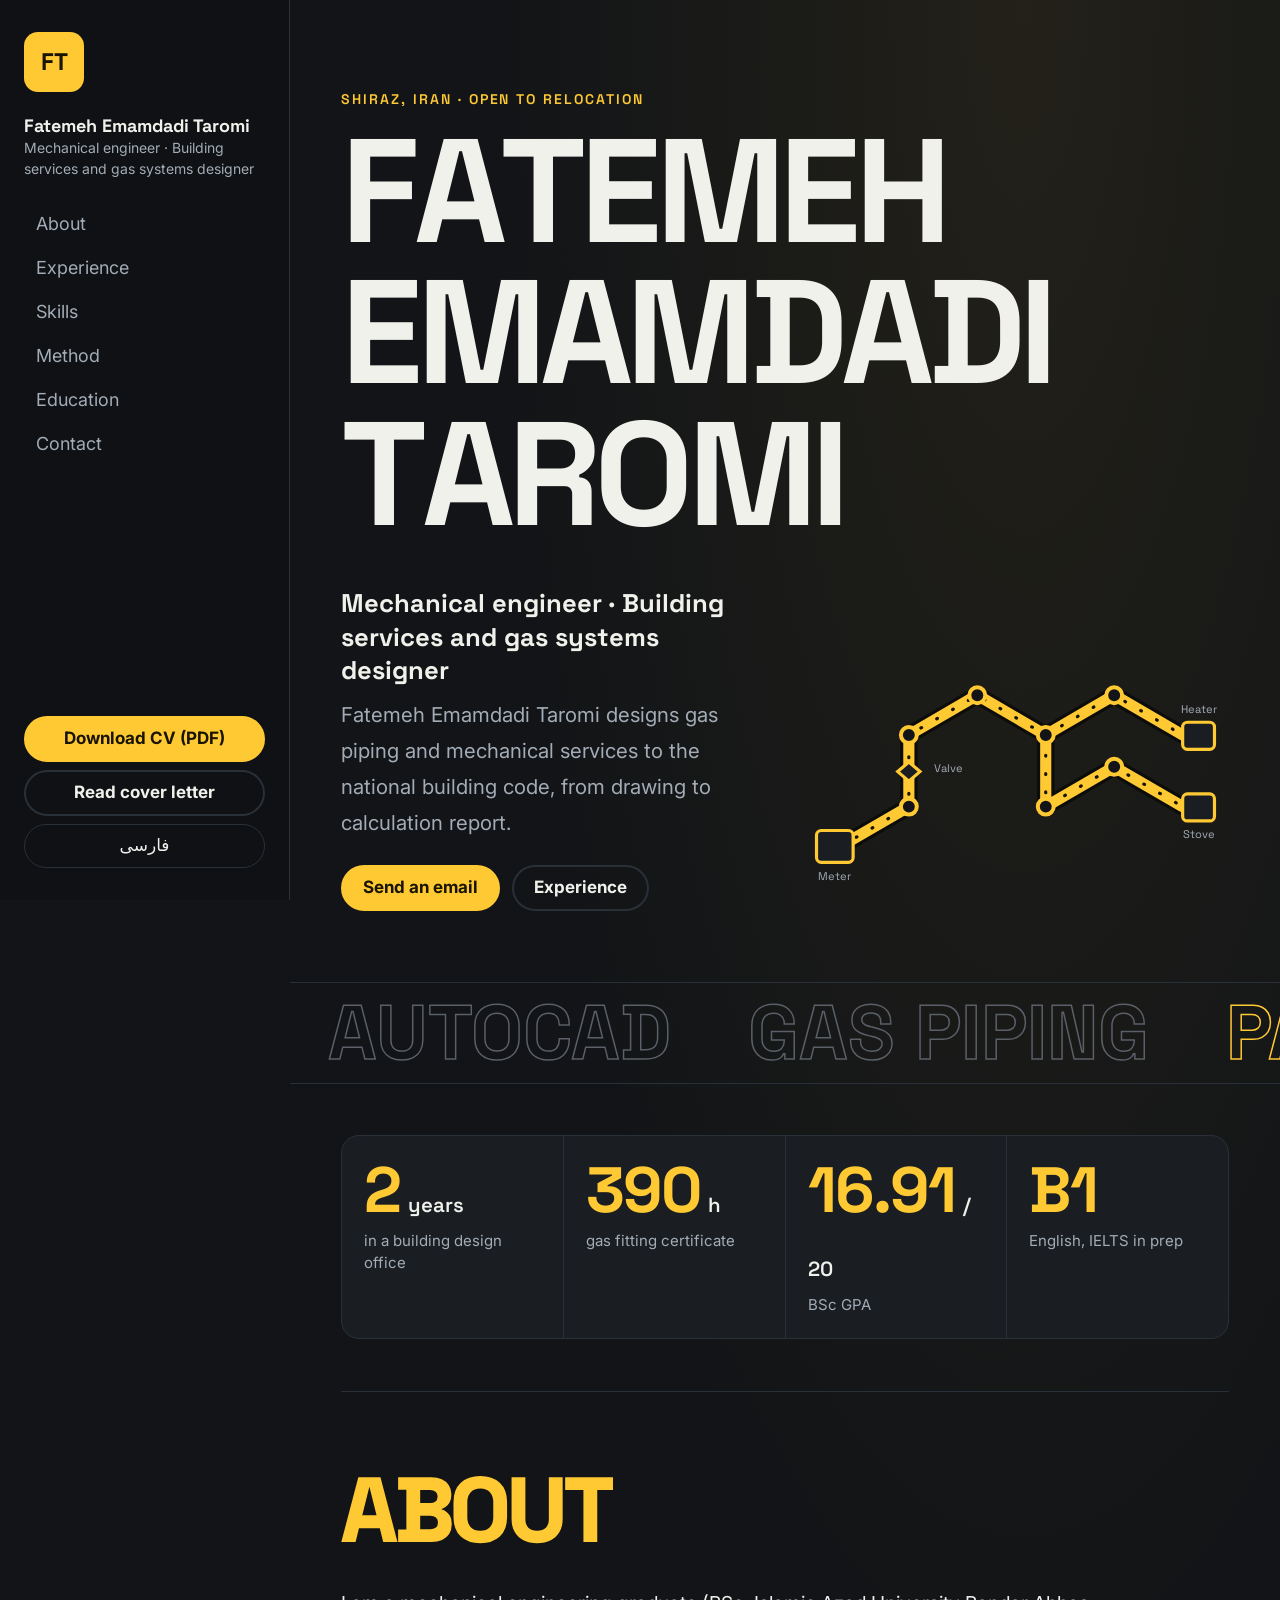
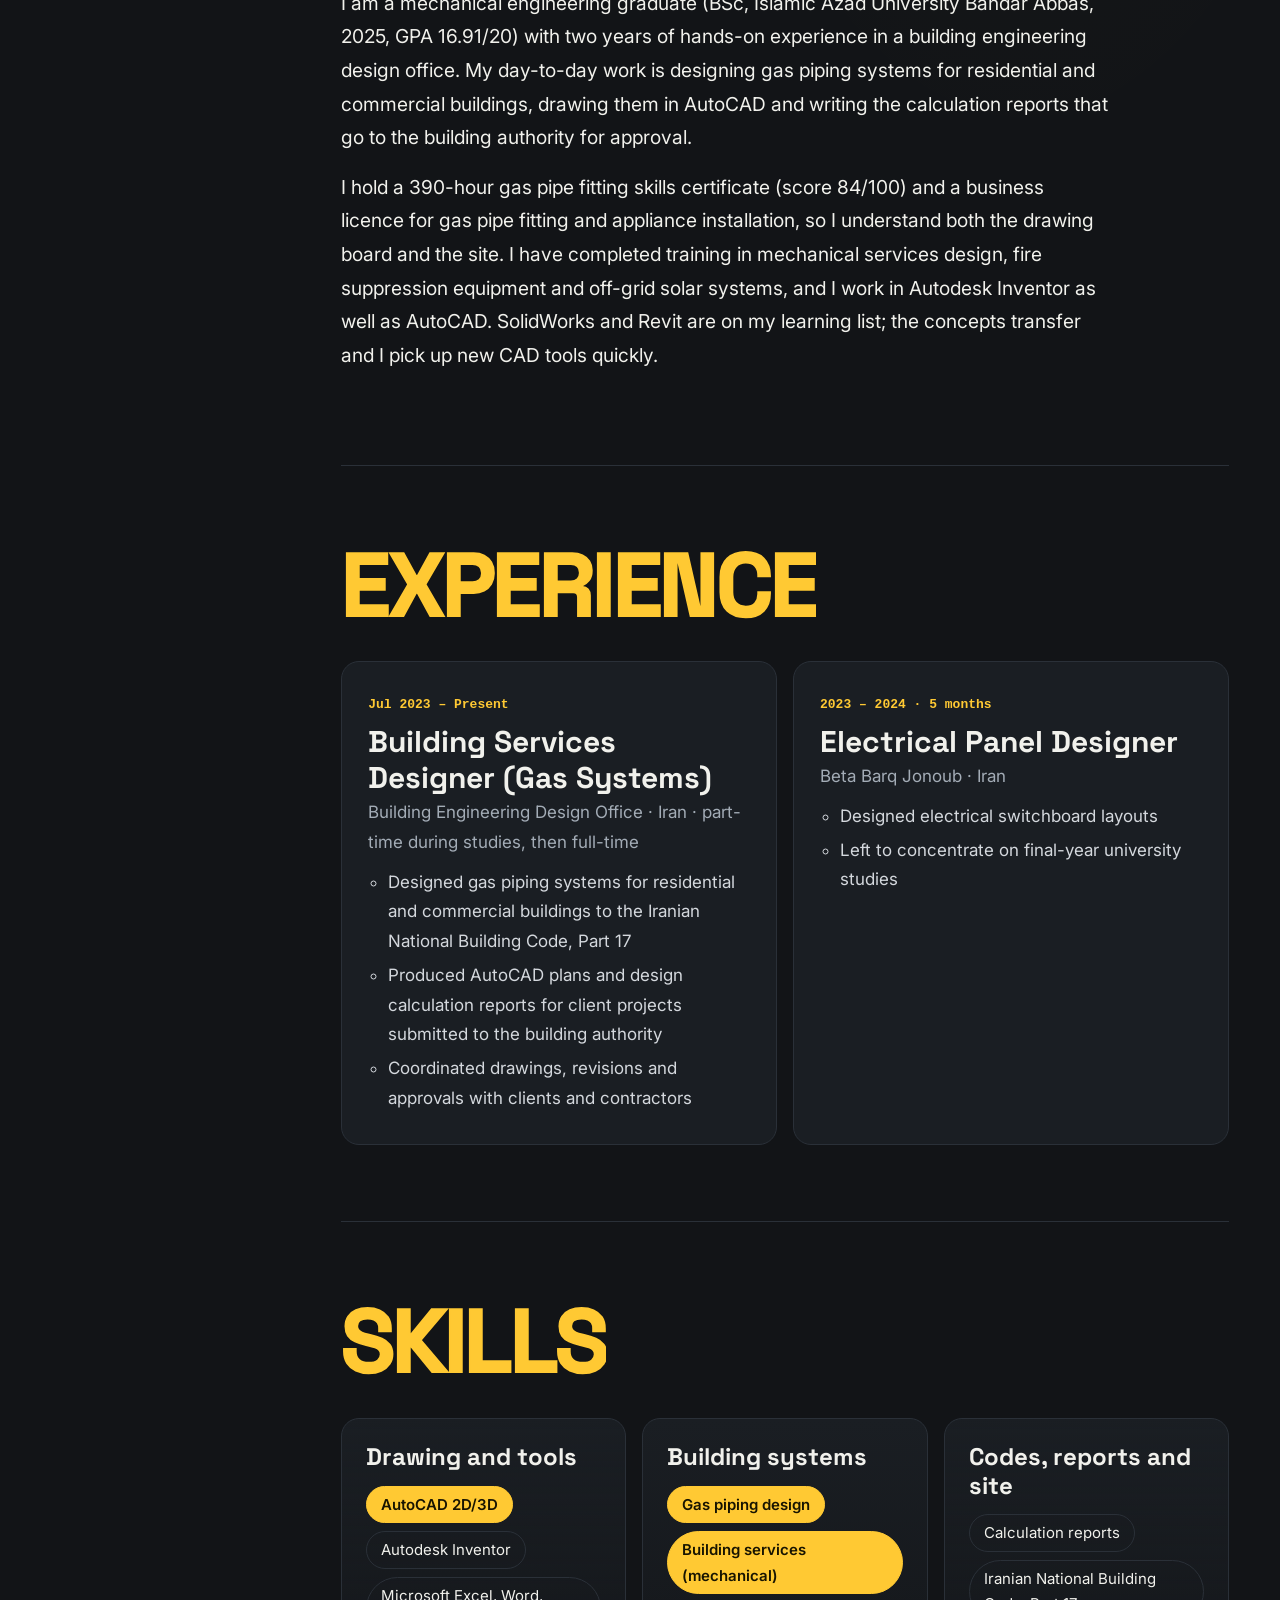
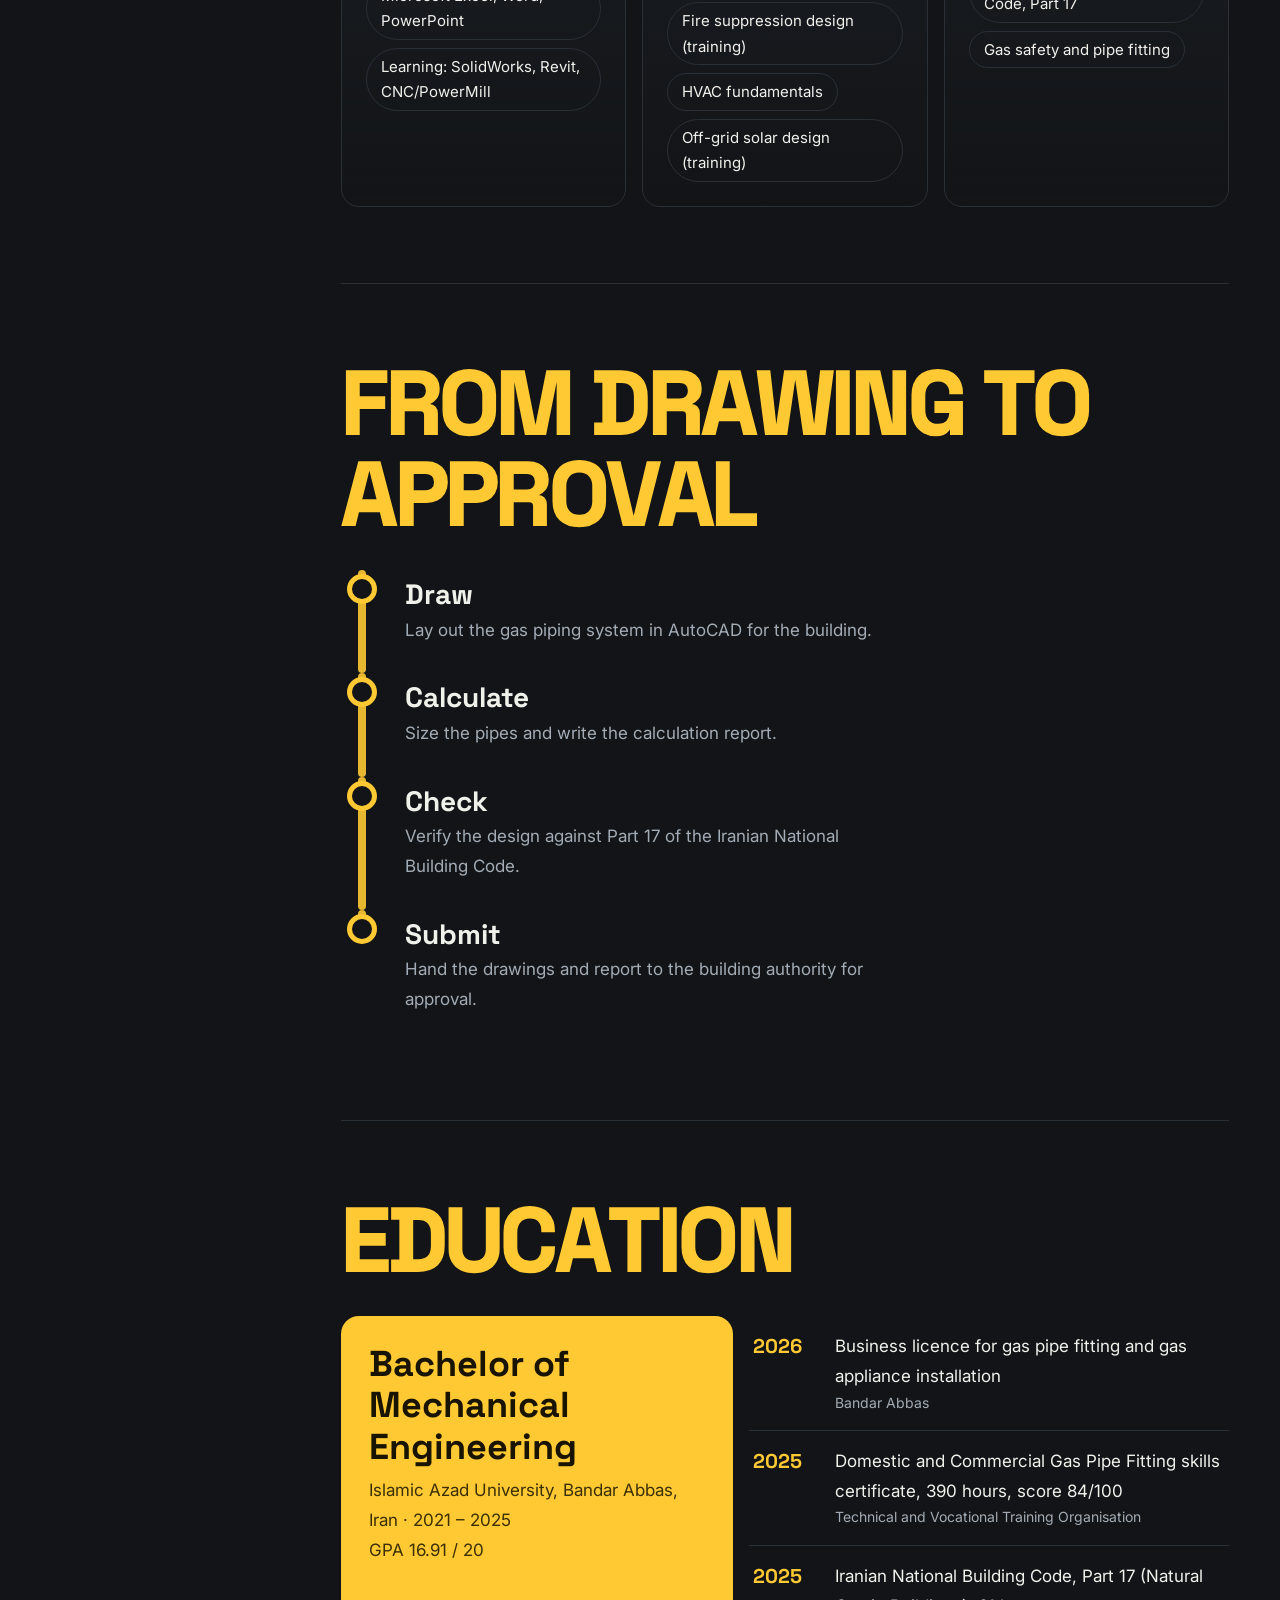
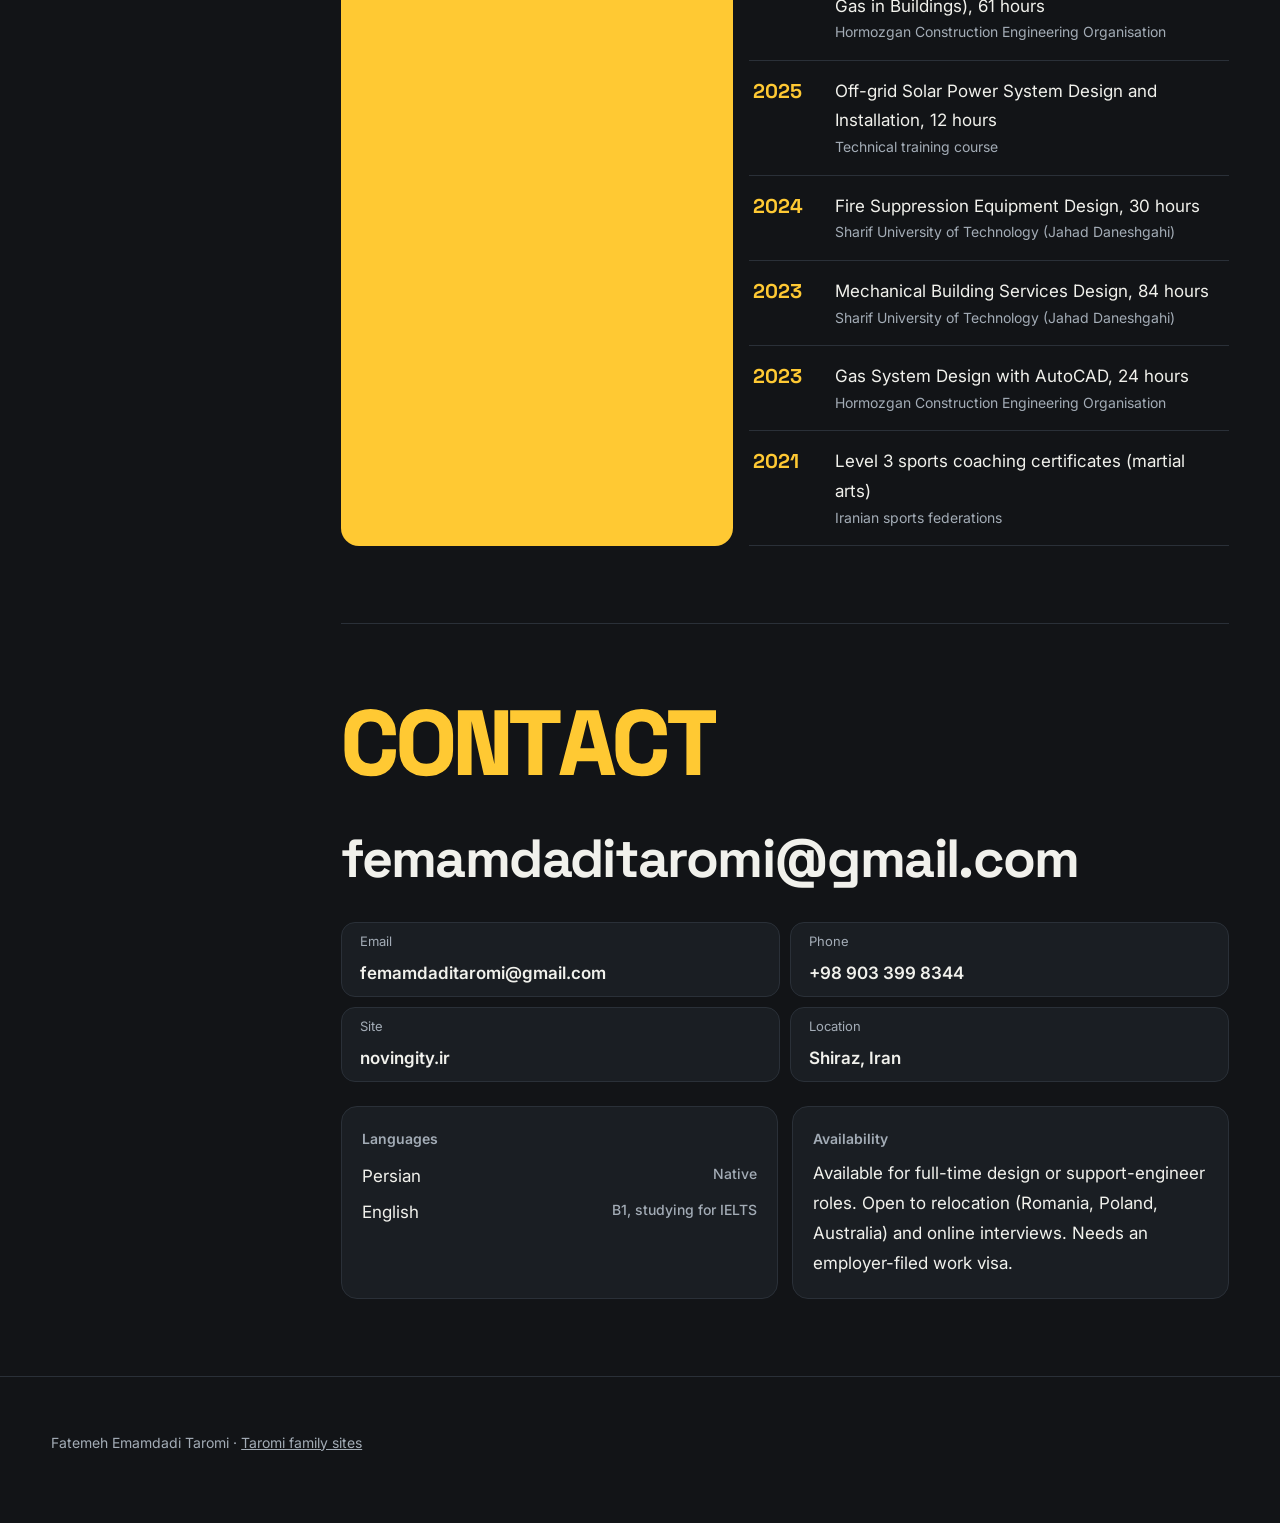
<file: index.html>
<!doctype html>
<html lang="en" dir="ltr">
<head>
<meta charset="utf-8">
<meta name="viewport" content="width=device-width, initial-scale=1">
<title>Fatemeh Emamdadi Taromi · Mechanical engineer, building services designer</title>
<meta name="description" content="Resume of Fatemeh Emamdadi Taromi: mechanical engineer (BSc 2025) with two years of gas piping and building services design in AutoCAD, Iranian National Building Code Part 17, gas fitting licence. Open to relocation with employer visa support.">
<link rel="canonical" href="https://mahditaromi2010-lab.github.io/fatemeh.taromi/">
<link rel="alternate" hreflang="en" href="https://mahditaromi2010-lab.github.io/fatemeh.taromi/"><link rel="alternate" hreflang="fa" href="https://mahditaromi2010-lab.github.io/fatemeh.taromi/fa/"><link rel="alternate" hreflang="x-default" href="https://mahditaromi2010-lab.github.io/fatemeh.taromi/">
<meta property="og:type" content="profile"><meta property="og:title" content="Fatemeh Emamdadi Taromi · Mechanical engineer, building services designer"><meta property="og:description" content="Resume of Fatemeh Emamdadi Taromi: mechanical engineer (BSc 2025) with two years of gas piping and building services design in AutoCAD, Iranian National Building Code Part 17, gas fitting licence. Open to relocation with employer visa support."><meta property="og:url" content="https://mahditaromi2010-lab.github.io/fatemeh.taromi/">
<meta name="theme-color" content="#121417">
<link rel="icon" href="favicon.svg" type="image/svg+xml">
<link rel="preconnect" href="https://fonts.googleapis.com"><link rel="preconnect" href="https://fonts.gstatic.com" crossorigin>
<meta name="robots" content="index,follow,max-image-preview:large,max-snippet:-1"><meta property="og:locale" content="en_US"><meta property="og:locale:alternate" content="fa_IR"><meta property="og:image" content="https://mahditaromi2010-lab.github.io/fatemeh.taromi/og-card.png"><meta property="og:image:width" content="1200"><meta property="og:image:height" content="630"><meta property="og:image:alt" content="Fatemeh Emamdadi Taromi · Mechanical engineer, building services designer"><meta name="twitter:card" content="summary_large_image"><meta name="twitter:title" content="Fatemeh Emamdadi Taromi · Mechanical engineer, building services designer"><meta name="twitter:description" content="Resume of Fatemeh Emamdadi Taromi: mechanical engineer (BSc 2025) with two years of gas piping and building services design in AutoCAD, Iranian National Building Code Part 17, gas fitting licence. Open to relocation with employer visa support."><meta name="twitter:image" content="https://mahditaromi2010-lab.github.io/fatemeh.taromi/og-card.png">
<link rel="stylesheet" href="https://fonts.googleapis.com/css2?family=Space+Grotesk:wght@500;700&family=Inter:wght@400;500;600&display=swap">
<script type="application/ld+json">{"@context": "https://schema.org", "@type": "Person", "name": "Fatemeh Emamdadi Taromi", "alternateName": "فاطمه امامدادی طارمی", "jobTitle": "Mechanical engineer, building services and gas systems designer", "url": "https://mahditaromi2010-lab.github.io/fatemeh.taromi/", "email": "mailto:femamdaditaromi@gmail.com", "address": {"@type": "PostalAddress", "addressLocality": "Shiraz", "addressCountry": "IR"}, "sameAs": ["https://novingity.ir"], "knowsAbout": ["AutoCAD", "Building services design", "Gas piping design", "HVAC", "Fire suppression", "Autodesk Inventor", "Iranian National Building Code Part 17"]}</script>
<script src="fx.js" defer></script>
<link rel="stylesheet" href="style.css">
</head>
<body class="f">
<div class="shell">
<a class="skip" href="#main">Skip to content</a>
<aside class="rail"><div class="rail-in">
<a class="mono" href="./" aria-label="Fatemeh Taromi">FT</a>
<p class="who"><b>Fatemeh Emamdadi Taromi</b><span>Mechanical engineer · Building services and gas systems designer</span></p>
<nav aria-label="Fatemeh Taromi" data-spy><ul><li><a href="./#about">About</a></li><li><a href="./#work">Experience</a></li><li><a href="./#skills">Skills</a></li><li><a href="./#method">Method</a></li><li><a href="./#learn">Education</a></li><li><a href="./#contact">Contact</a></li></ul></nav>
<div class="rail-act"><a class="btn" href="Fatemeh_Emamdadi_Taromi_CV.pdf" download>Download CV (PDF)</a>
<a class="btn ghost" href="letter.html">Read cover letter</a>
<a class="lang" href="fa/" lang="fa" hreflang="fa">فارسی</a></div>
</div></aside>
<main id="main">
<section class="hero" id="top"><p class="kick">Shiraz, Iran · open to relocation</p>
<h1 class="giant" data-split>Fatemeh Emamdadi Taromi</h1>
<div class="hero-row"><div><p class="role rv">Mechanical engineer · Building services and gas systems designer</p><p class="lead rv">Fatemeh Emamdadi Taromi designs gas piping and mechanical services to the national building code, from drawing to calculation report.</p>
<div class="cta rv"><a class="btn" href="mailto:femamdaditaromi@gmail.com">Send an email</a><a class="btn ghost" href="#work">Experience</a></div></div>
<div class="art"><svg class="pipe draw" viewBox="0 0 540 360" role="img" aria-label="Meter → Stove, Heater" width="540" height="360">
<g class="p-under"><path d="M52 292 L138 242 L138 152 L224 102 L310 152 L310 242 L396 192 L482 242"/><path d="M310 152 L396 102 L482 152"/></g>
<g class="p-main"><path d="M52 292 L138 242 L138 152 L224 102 L310 152 L310 242 L396 192 L482 242" pathLength="1"/><path d="M310 152 L396 102 L482 152" pathLength="1"/></g>
<g class="p-flow"><path d="M52 292 L138 242 L138 152 L224 102 L310 152 L310 242 L396 192 L482 242"/><path d="M310 152 L396 102 L482 152"/></g>
<g class="p-node"><circle cx="138" cy="242" r="10"/><circle cx="138" cy="152" r="10"/><circle cx="224" cy="102" r="10"/><circle cx="310" cy="152" r="10"/><circle cx="310" cy="242" r="10"/><circle cx="396" cy="192" r="10"/><circle cx="396" cy="102" r="10"/></g>
<g class="p-dev"><rect x="22" y="272" width="46" height="40" rx="6"/><path d="M138 186l14 12-14 12-14-12z"/><rect x="482" y="226" width="40" height="34" rx="6"/><rect x="482" y="136" width="40" height="34" rx="6"/></g>
<g class="p-txt" font-size="14"><text x="45" y="334" text-anchor="middle">Meter</text><text x="170" y="198">Valve</text><text x="502" y="282" text-anchor="middle">Stove</text><text x="502" y="124" text-anchor="middle">Heater</text></g></svg></div></div></section>
<div class="marq" aria-hidden="true"><div class="track"><span>AutoCAD</span><span>Gas piping</span><span>Part 17</span><span>Building services</span><span>Calculation reports</span><span>HVAC basics</span><span>Inventor</span><span>AutoCAD</span><span>Gas piping</span><span>Part 17</span><span>Building services</span><span>Calculation reports</span><span>HVAC basics</span><span>Inventor</span></div></div>
<ul class="stats"><li class="rv" style="--i:0"><b><span class="count" data-to="2">2</span><small>years</small></b><span>in a building design office</span></li><li class="rv" style="--i:1"><b><span class="count" data-to="390">390</span><small>h</small></b><span>gas fitting certificate</span></li><li class="rv" style="--i:2"><b>16.91<small>/ 20</small></b><span>BSc GPA</span></li><li class="rv" style="--i:3"><b>B1<small></small></b><span>English, IELTS in prep</span></li></ul>
<section class="sec" id="about"><h2 class="ttl" data-split>About</h2><div class="prose"><p class="rv">I am a mechanical engineering graduate (BSc, Islamic Azad University Bandar Abbas, 2025, GPA 16.91/20) with two years of hands-on experience in a building engineering design office. My day-to-day work is designing gas piping systems for residential and commercial buildings, drawing them in AutoCAD and writing the calculation reports that go to the building authority for approval.</p><p class="rv">I hold a 390-hour gas pipe fitting skills certificate (score 84/100) and a business licence for gas pipe fitting and appliance installation, so I understand both the drawing board and the site. I have completed training in mechanical services design, fire suppression equipment and off-grid solar systems, and I work in Autodesk Inventor as well as AutoCAD. SolidWorks and Revit are on my learning list; the concepts transfer and I pick up new CAD tools quickly.</p></div></section>
<section class="sec" id="work"><h2 class="ttl" data-split>Experience</h2><ol class="jobs"><li class="job rv"><span class="when">Jul 2023 – Present</span><h3>Building Services Designer (Gas Systems)</h3><p class="org">Building Engineering Design Office · Iran · part-time during studies, then full-time</p><ul><li>Designed gas piping systems for residential and commercial buildings to the Iranian National Building Code, Part 17</li><li>Produced AutoCAD plans and design calculation reports for client projects submitted to the building authority</li><li>Coordinated drawings, revisions and approvals with clients and contractors</li></ul></li><li class="job rv"><span class="when">2023 – 2024 · 5 months</span><h3>Electrical Panel Designer</h3><p class="org">Beta Barq Jonoub · Iran</p><ul><li>Designed electrical switchboard layouts</li><li>Left to concentrate on final-year university studies</li></ul></li></ol></section>
<section class="sec" id="skills"><h2 class="ttl" data-split>Skills</h2><div class="skills"><div class="sg rv"><h3>Drawing and tools</h3><ul><li class="strong">AutoCAD 2D/3D</li><li>Autodesk Inventor</li><li>Microsoft Excel, Word, PowerPoint</li><li>Learning: SolidWorks, Revit, CNC/PowerMill</li></ul></div><div class="sg rv"><h3>Building systems</h3><ul><li class="strong">Gas piping design</li><li class="strong">Building services (mechanical)</li><li>Fire suppression design (training)</li><li>HVAC fundamentals</li><li>Off-grid solar design (training)</li></ul></div><div class="sg rv"><h3>Codes, reports and site</h3><ul><li>Calculation reports</li><li>Iranian National Building Code, Part 17</li><li>Gas safety and pipe fitting</li></ul></div></div></section>
<section class="sec" id="method"><h2 class="ttl" data-split>From drawing to approval</h2><ol class="steps"><li class="step rv" style="--i:0"><i aria-hidden="true"></i><h3>Draw</h3><p>Lay out the gas piping system in AutoCAD for the building.</p></li><li class="step rv" style="--i:1"><i aria-hidden="true"></i><h3>Calculate</h3><p>Size the pipes and write the calculation report.</p></li><li class="step rv" style="--i:2"><i aria-hidden="true"></i><h3>Check</h3><p>Verify the design against Part 17 of the Iranian National Building Code.</p></li><li class="step rv" style="--i:3"><i aria-hidden="true"></i><h3>Submit</h3><p>Hand the drawings and report to the building authority for approval.</p></li></ol></section>
<section class="sec" id="learn"><h2 class="ttl" data-split>Education</h2><div class="two"><div class="edu rv"><h3>Bachelor of Mechanical Engineering</h3><p>Islamic Azad University, Bandar Abbas, Iran · 2021 – 2025</p><p>GPA 16.91 / 20</p></div><ul class="certs"><li class="rv"><span class="yr">2026</span><span>Business licence for gas pipe fitting and gas appliance installation<small>Bandar Abbas</small></span></li><li class="rv"><span class="yr">2025</span><span>Domestic and Commercial Gas Pipe Fitting skills certificate, 390 hours, score 84/100<small>Technical and Vocational Training Organisation</small></span></li><li class="rv"><span class="yr">2025</span><span>Iranian National Building Code, Part 17 (Natural Gas in Buildings), 61 hours<small>Hormozgan Construction Engineering Organisation</small></span></li><li class="rv"><span class="yr">2025</span><span>Off-grid Solar Power System Design and Installation, 12 hours<small>Technical training course</small></span></li><li class="rv"><span class="yr">2024</span><span>Fire Suppression Equipment Design, 30 hours<small>Sharif University of Technology (Jahad Daneshgahi)</small></span></li><li class="rv"><span class="yr">2023</span><span>Mechanical Building Services Design, 84 hours<small>Sharif University of Technology (Jahad Daneshgahi)</small></span></li><li class="rv"><span class="yr">2023</span><span>Gas System Design with AutoCAD, 24 hours<small>Hormozgan Construction Engineering Organisation</small></span></li><li class="rv"><span class="yr">2021</span><span>Level 3 sports coaching certificates (martial arts)<small>Iranian sports federations</small></span></li></ul></div></section>
<section class="sec contact" id="contact"><h2 class="ttl" data-split>Contact</h2>
<a class="mailbig rv" href="mailto:femamdaditaromi@gmail.com">femamdaditaromi@gmail.com</a>
<ul class="contacts"><li><span class="k">Email</span><a href="mailto:femamdaditaromi@gmail.com">femamdaditaromi@gmail.com</a></li><li><span class="k">Phone</span><a href="tel:+989033998344">+98 903 399 8344</a></li><li><span class="k">Site</span><a href="https://novingity.ir" rel="noopener">novingity.ir</a></li><li><span class="k">Location</span><span class="v">Shiraz, Iran</span></li></ul>
<div class="meta"><div class="box rv"><h3>Languages</h3><ul><li><span>Persian</span><b>Native</b></li><li><span>English</span><b>B1, studying for IELTS</b></li></ul></div><div class="box rv"><h3>Availability</h3><p>Available for full-time design or support-engineer roles. Open to relocation (Romania, Poland, Australia) and online interviews. Needs an employer-filed work visa.</p></div></div></section>
</main>
</div>
<footer class="foot"><p>Fatemeh Emamdadi Taromi · <a href="https://family.taromi.net/">Taromi family sites</a></p></footer>
</body></html>
</file>
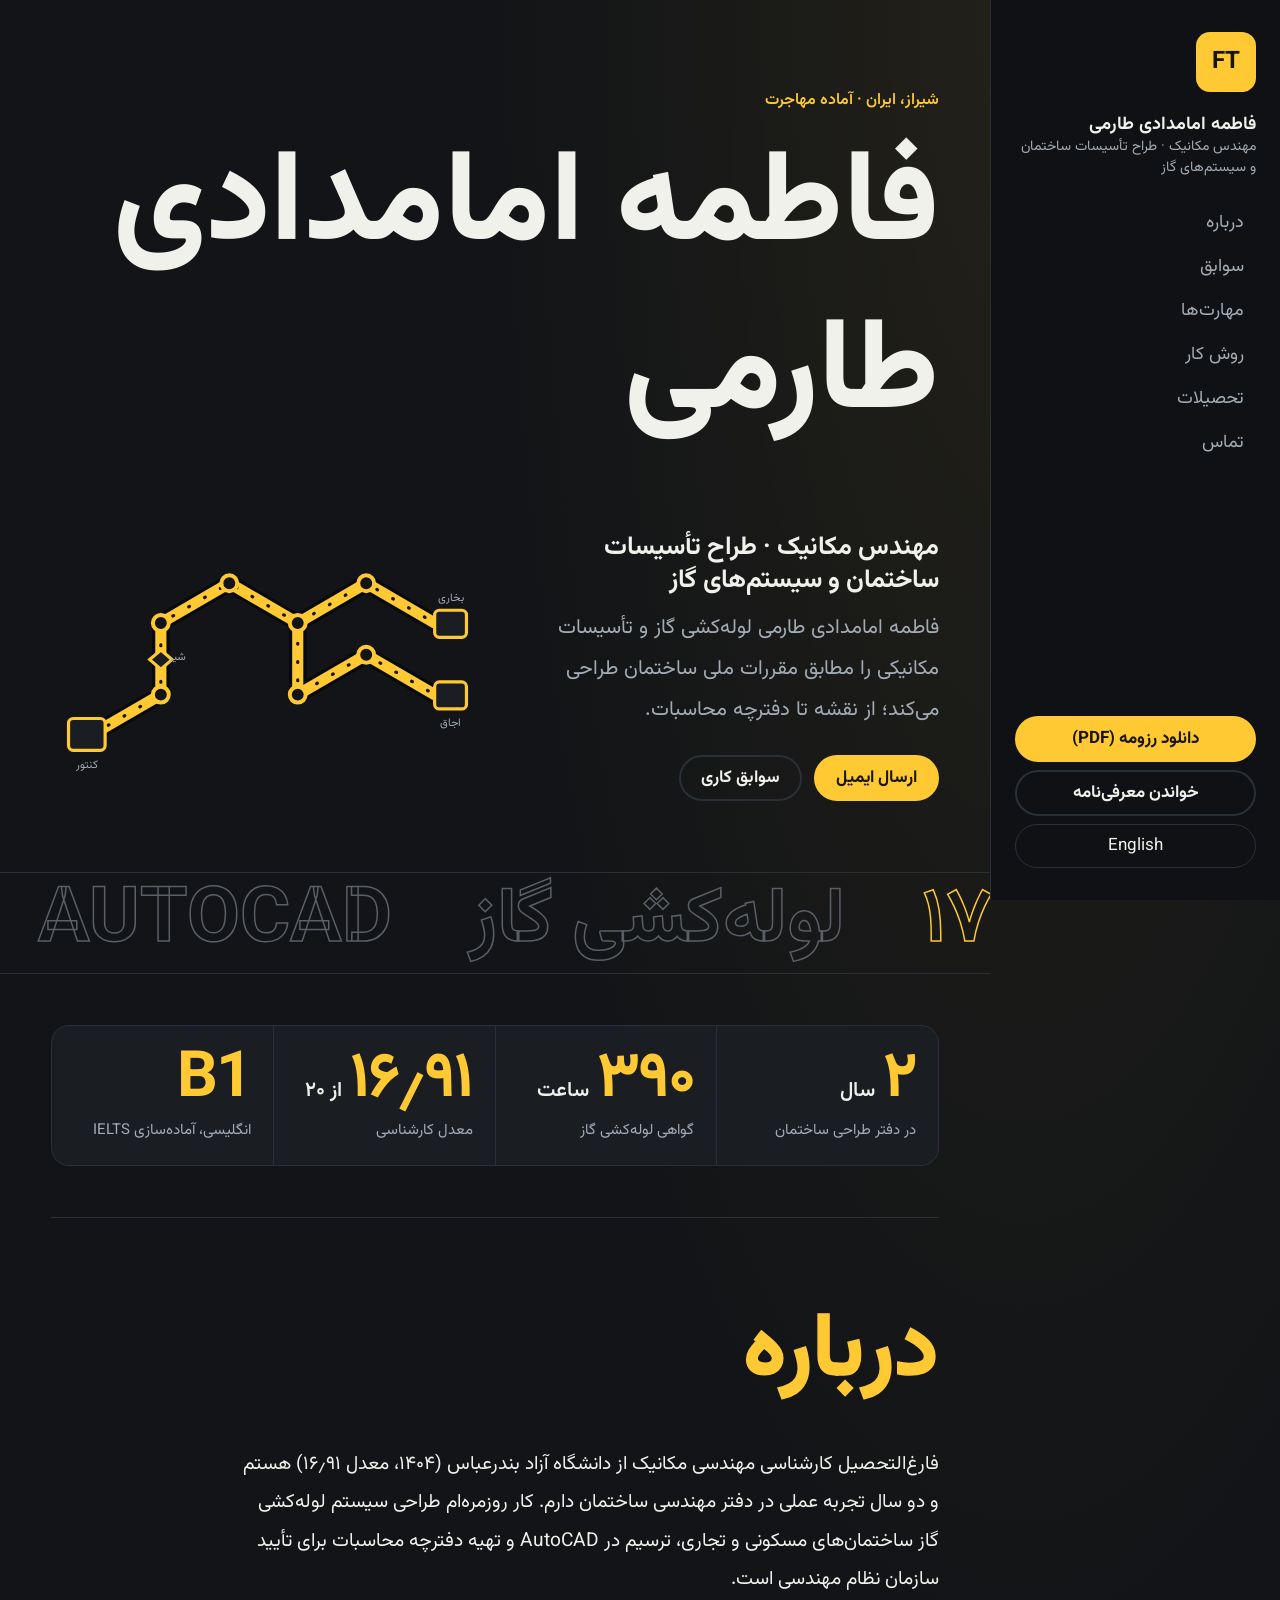
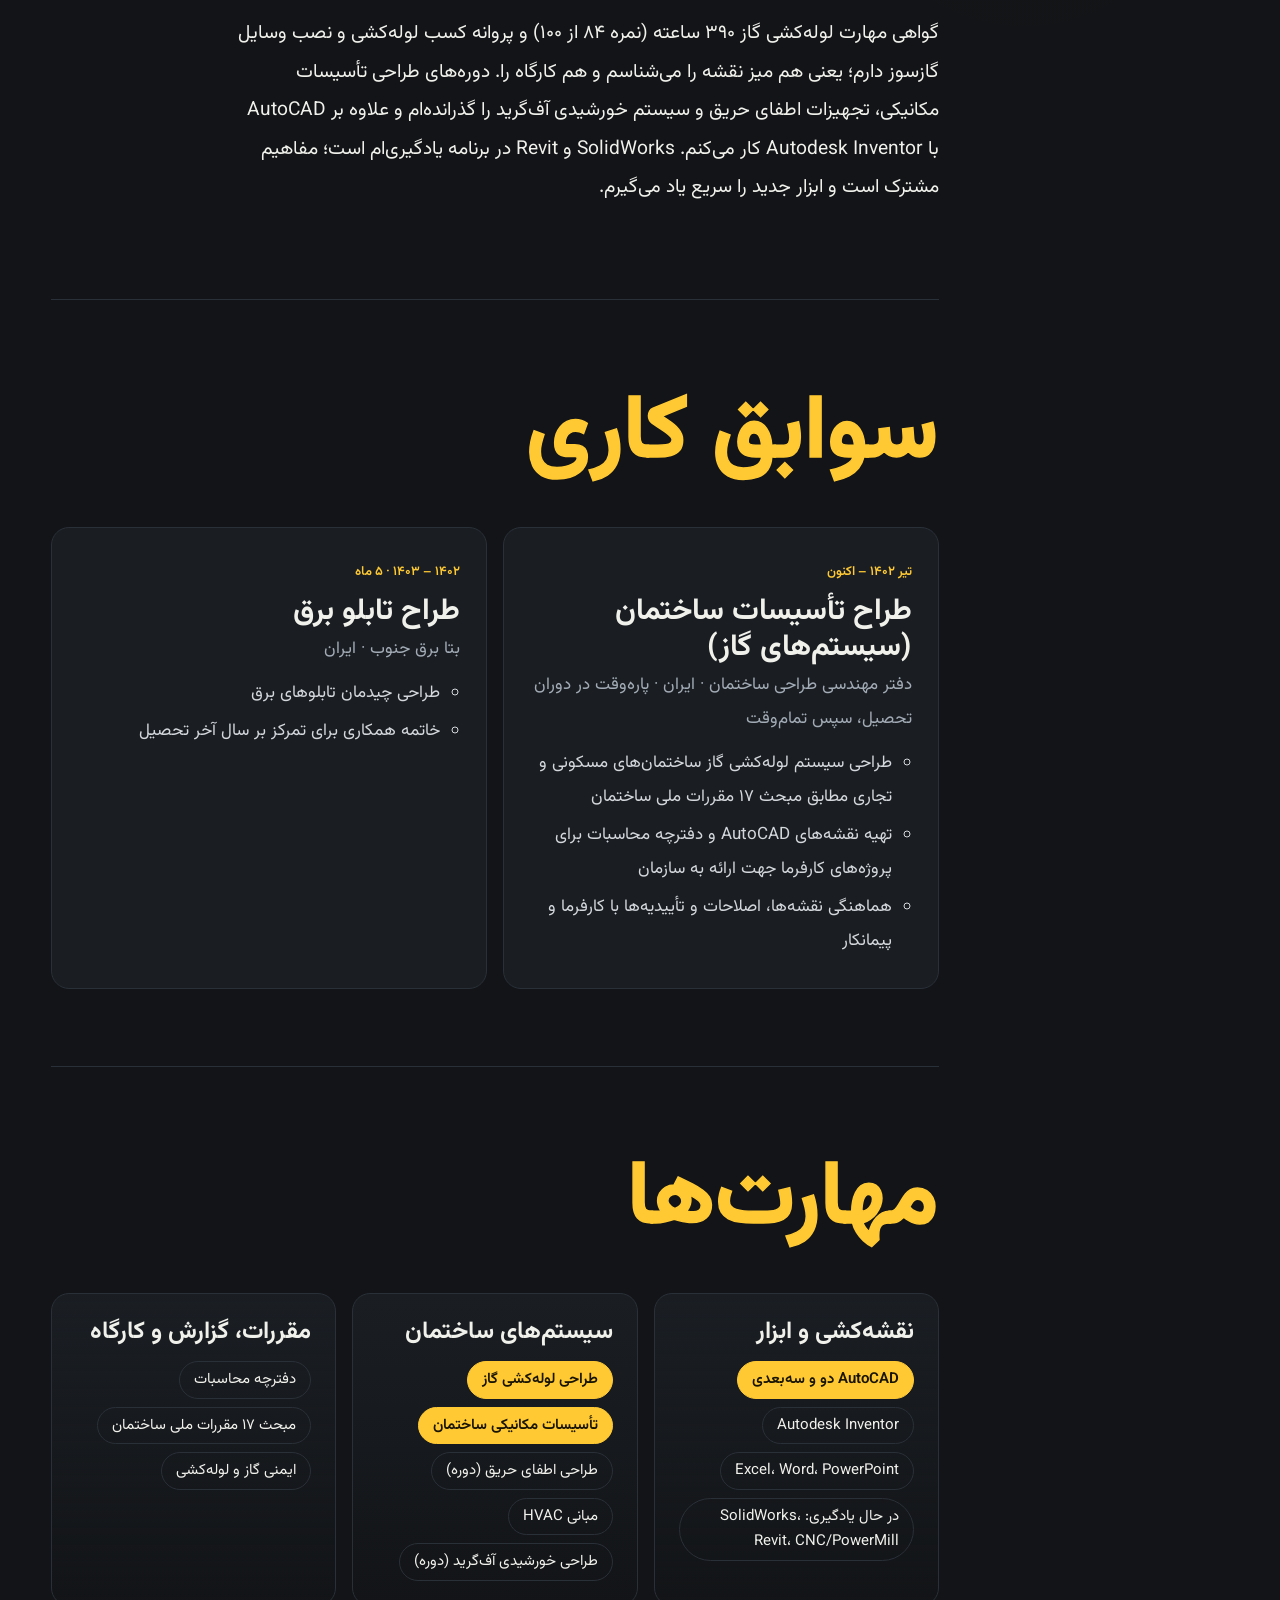
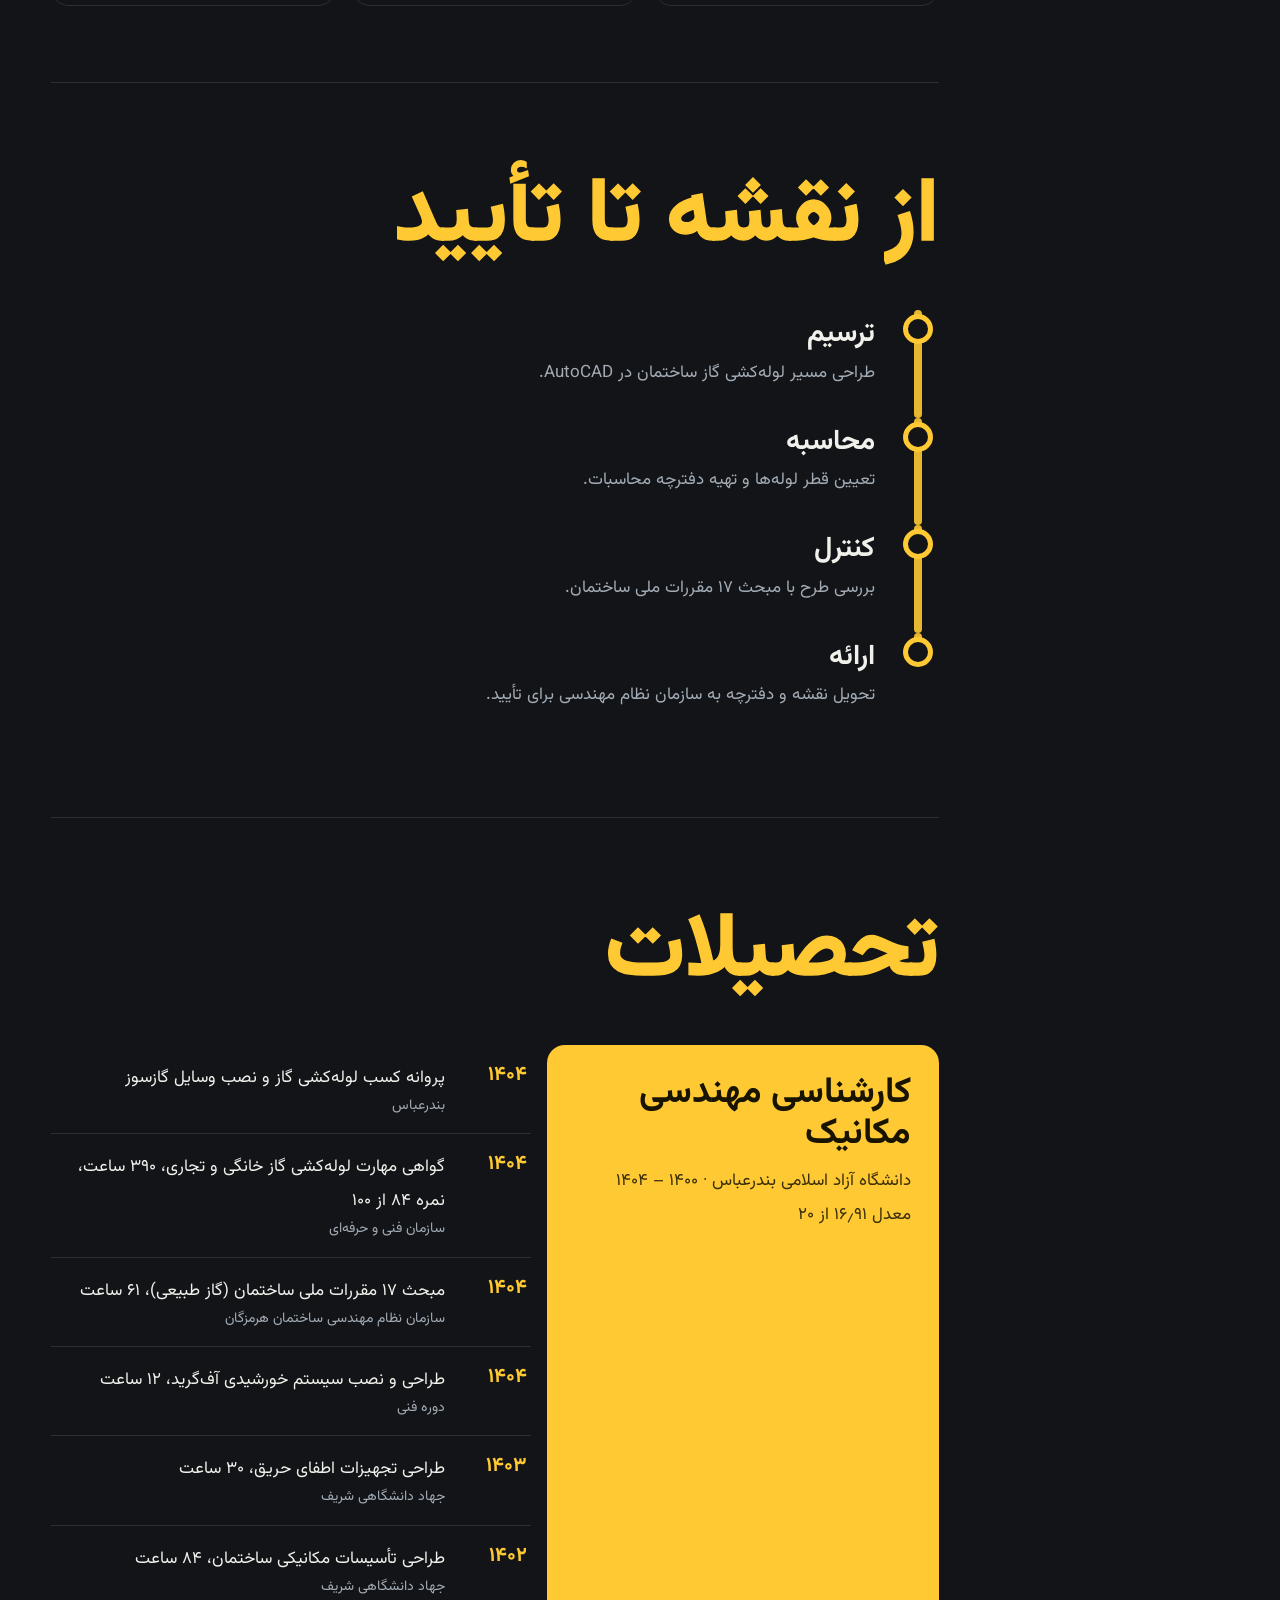
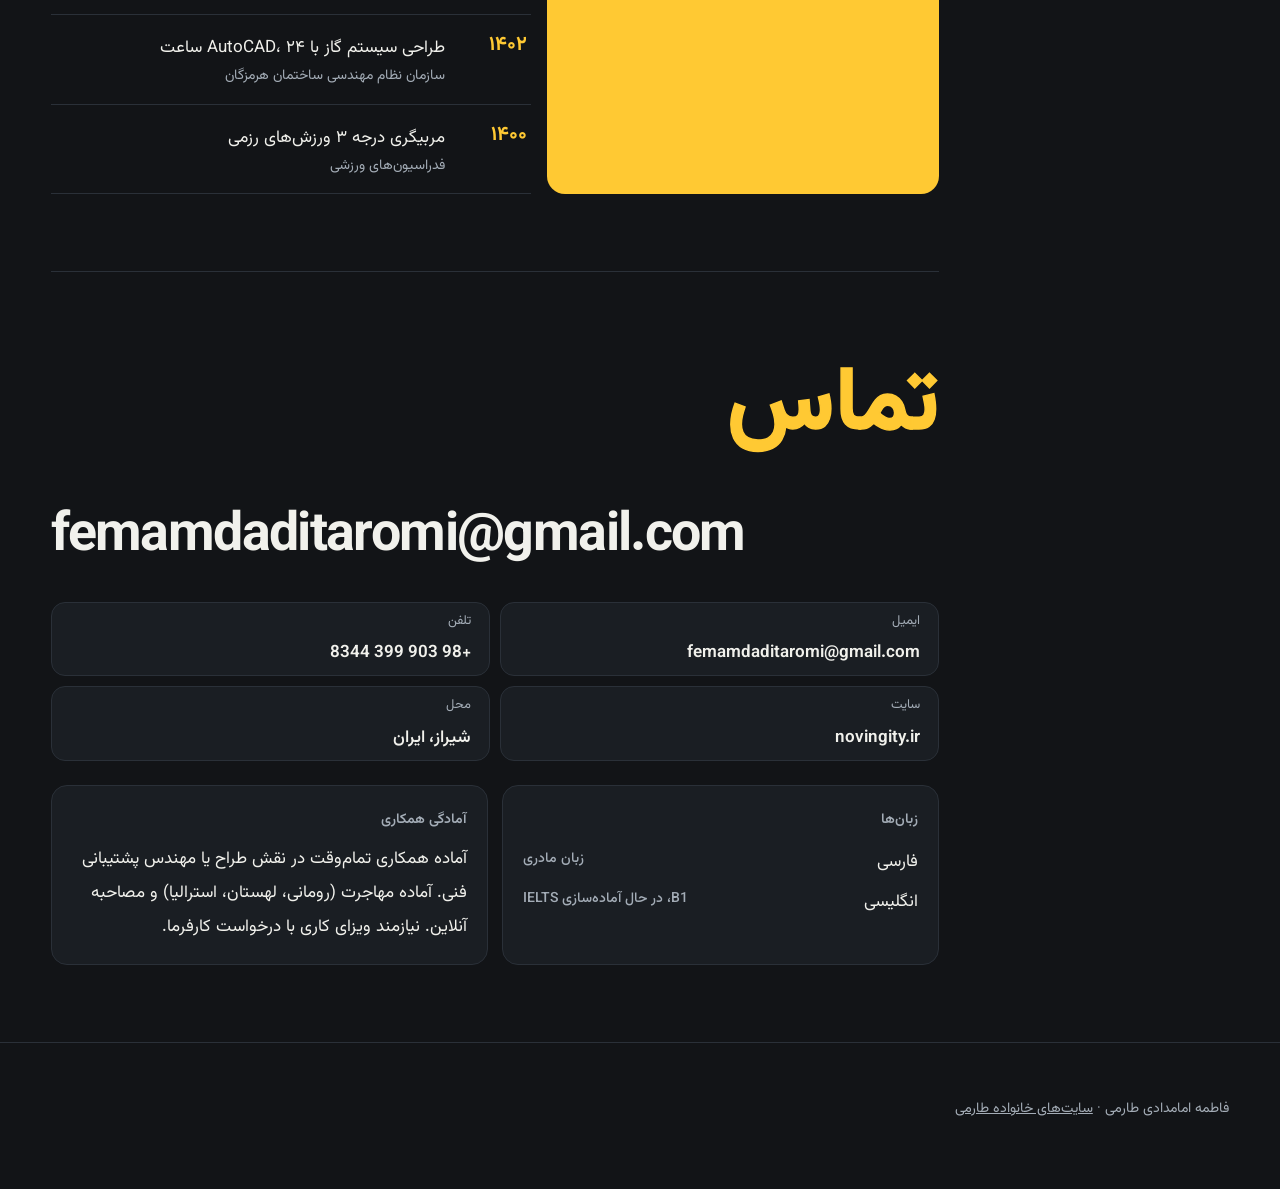
<file: fa/index.html>
<!doctype html>
<html lang="fa" dir="rtl">
<head>
<meta charset="utf-8">
<meta name="viewport" content="width=device-width, initial-scale=1">
<title>فاطمه امامدادی طارمی · مهندس مکانیک، طراح تأسیسات ساختمان</title>
<meta name="description" content="رزومه فاطمه امامدادی طارمی: مهندس مکانیک (کارشناسی ۱۴۰۴) با دو سال طراحی لوله‌کشی گاز و تأسیسات ساختمان در AutoCAD، مبحث ۱۷ مقررات ملی، پروانه لوله‌کشی گاز. آماده مهاجرت با حمایت ویزای کارفرما.">
<link rel="canonical" href="https://mahditaromi2010-lab.github.io/fatemeh.taromi/fa/">
<link rel="alternate" hreflang="en" href="https://mahditaromi2010-lab.github.io/fatemeh.taromi/"><link rel="alternate" hreflang="fa" href="https://mahditaromi2010-lab.github.io/fatemeh.taromi/fa/"><link rel="alternate" hreflang="x-default" href="https://mahditaromi2010-lab.github.io/fatemeh.taromi/">
<meta property="og:type" content="profile"><meta property="og:title" content="فاطمه امامدادی طارمی · مهندس مکانیک، طراح تأسیسات ساختمان"><meta property="og:description" content="رزومه فاطمه امامدادی طارمی: مهندس مکانیک (کارشناسی ۱۴۰۴) با دو سال طراحی لوله‌کشی گاز و تأسیسات ساختمان در AutoCAD، مبحث ۱۷ مقررات ملی، پروانه لوله‌کشی گاز. آماده مهاجرت با حمایت ویزای کارفرما."><meta property="og:url" content="https://mahditaromi2010-lab.github.io/fatemeh.taromi/fa/">
<meta name="theme-color" content="#121417">
<link rel="icon" href="../favicon.svg" type="image/svg+xml">
<link rel="preconnect" href="https://fonts.googleapis.com"><link rel="preconnect" href="https://fonts.gstatic.com" crossorigin>
<meta name="robots" content="index,follow,max-image-preview:large,max-snippet:-1"><meta property="og:locale" content="fa_IR"><meta property="og:locale:alternate" content="en_US"><meta property="og:image" content="https://mahditaromi2010-lab.github.io/fatemeh.taromi/og-card.png"><meta property="og:image:width" content="1200"><meta property="og:image:height" content="630"><meta property="og:image:alt" content="فاطمه امامدادی طارمی · مهندس مکانیک، طراح تأسیسات ساختمان"><meta name="twitter:card" content="summary_large_image"><meta name="twitter:title" content="فاطمه امامدادی طارمی · مهندس مکانیک، طراح تأسیسات ساختمان"><meta name="twitter:description" content="رزومه فاطمه امامدادی طارمی: مهندس مکانیک (کارشناسی ۱۴۰۴) با دو سال طراحی لوله‌کشی گاز و تأسیسات ساختمان در AutoCAD، مبحث ۱۷ مقررات ملی، پروانه لوله‌کشی گاز. آماده مهاجرت با حمایت ویزای کارفرما."><meta name="twitter:image" content="https://mahditaromi2010-lab.github.io/fatemeh.taromi/og-card.png">
<link rel="stylesheet" href="https://fonts.googleapis.com/css2?family=Vazirmatn:wght@400;600;800&display=swap">
<script type="application/ld+json">{"@context": "https://schema.org", "@type": "Person", "name": "Fatemeh Emamdadi Taromi", "alternateName": "فاطمه امامدادی طارمی", "jobTitle": "Mechanical engineer, building services and gas systems designer", "url": "https://mahditaromi2010-lab.github.io/fatemeh.taromi/", "email": "mailto:femamdaditaromi@gmail.com", "address": {"@type": "PostalAddress", "addressLocality": "Shiraz", "addressCountry": "IR"}, "sameAs": ["https://novingity.ir"], "knowsAbout": ["AutoCAD", "Building services design", "Gas piping design", "HVAC", "Fire suppression", "Autodesk Inventor", "Iranian National Building Code Part 17"]}</script>
<script src="../fx.js" defer></script>
<link rel="stylesheet" href="../style.css">
</head>
<body class="f">
<div class="shell">
<a class="skip" href="#main">رفتن به محتوا</a>
<aside class="rail"><div class="rail-in">
<a class="mono" href="../" aria-label="فاطمه طارمی">FT</a>
<p class="who"><b>فاطمه امامدادی طارمی</b><span>مهندس مکانیک · طراح تأسیسات ساختمان و سیستم‌های گاز</span></p>
<nav aria-label="فاطمه طارمی" data-spy><ul><li><a href="../#about">درباره</a></li><li><a href="../#work">سوابق</a></li><li><a href="../#skills">مهارت‌ها</a></li><li><a href="../#method">روش کار</a></li><li><a href="../#learn">تحصیلات</a></li><li><a href="../#contact">تماس</a></li></ul></nav>
<div class="rail-act"><a class="btn" href="../Fatemeh_Emamdadi_Taromi_CV.pdf" download>دانلود رزومه (PDF)</a>
<a class="btn ghost" href="../fa/letter.html">خواندن معرفی‌نامه</a>
<a class="lang" href="../" lang="en" hreflang="en">English</a></div>
</div></aside>
<main id="main">
<section class="hero" id="top"><p class="kick">شیراز، ایران · آماده مهاجرت</p>
<h1 class="giant" data-split>فاطمه امامدادی طارمی</h1>
<div class="hero-row"><div><p class="role rv">مهندس مکانیک · طراح تأسیسات ساختمان و سیستم‌های گاز</p><p class="lead rv">فاطمه امامدادی طارمی لوله‌کشی گاز و تأسیسات مکانیکی را مطابق مقررات ملی ساختمان طراحی می‌کند؛ از نقشه تا دفترچه محاسبات.</p>
<div class="cta rv"><a class="btn" href="mailto:femamdaditaromi@gmail.com">ارسال ایمیل</a><a class="btn ghost" href="#work">سوابق کاری</a></div></div>
<div class="art"><svg class="pipe draw" viewBox="0 0 540 360" role="img" aria-label="کنتور → اجاق, بخاری" width="540" height="360">
<g class="p-under"><path d="M52 292 L138 242 L138 152 L224 102 L310 152 L310 242 L396 192 L482 242"/><path d="M310 152 L396 102 L482 152"/></g>
<g class="p-main"><path d="M52 292 L138 242 L138 152 L224 102 L310 152 L310 242 L396 192 L482 242" pathLength="1"/><path d="M310 152 L396 102 L482 152" pathLength="1"/></g>
<g class="p-flow"><path d="M52 292 L138 242 L138 152 L224 102 L310 152 L310 242 L396 192 L482 242"/><path d="M310 152 L396 102 L482 152"/></g>
<g class="p-node"><circle cx="138" cy="242" r="10"/><circle cx="138" cy="152" r="10"/><circle cx="224" cy="102" r="10"/><circle cx="310" cy="152" r="10"/><circle cx="310" cy="242" r="10"/><circle cx="396" cy="192" r="10"/><circle cx="396" cy="102" r="10"/></g>
<g class="p-dev"><rect x="22" y="272" width="46" height="40" rx="6"/><path d="M138 186l14 12-14 12-14-12z"/><rect x="482" y="226" width="40" height="34" rx="6"/><rect x="482" y="136" width="40" height="34" rx="6"/></g>
<g class="p-txt" font-size="14"><text x="45" y="334" text-anchor="middle">کنتور</text><text x="170" y="198">شیر</text><text x="502" y="282" text-anchor="middle">اجاق</text><text x="502" y="124" text-anchor="middle">بخاری</text></g></svg></div></div></section>
<div class="marq" aria-hidden="true"><div class="track"><span>AutoCAD</span><span>لوله‌کشی گاز</span><span>مبحث ۱۷</span><span>تأسیسات ساختمان</span><span>دفترچه محاسبات</span><span>HVAC</span><span>Inventor</span><span>AutoCAD</span><span>لوله‌کشی گاز</span><span>مبحث ۱۷</span><span>تأسیسات ساختمان</span><span>دفترچه محاسبات</span><span>HVAC</span><span>Inventor</span></div></div>
<ul class="stats"><li class="rv" style="--i:0"><b><span class="count" data-to="2">2</span><small>سال</small></b><span>در دفتر طراحی ساختمان</span></li><li class="rv" style="--i:1"><b><span class="count" data-to="390">390</span><small>ساعت</small></b><span>گواهی لوله‌کشی گاز</span></li><li class="rv" style="--i:2"><b>۱۶٫۹۱<small>از ۲۰</small></b><span>معدل کارشناسی</span></li><li class="rv" style="--i:3"><b>B1<small></small></b><span>انگلیسی، آماده‌سازی IELTS</span></li></ul>
<section class="sec" id="about"><h2 class="ttl" data-split>درباره</h2><div class="prose"><p class="rv">فارغ‌التحصیل کارشناسی مهندسی مکانیک از دانشگاه آزاد بندرعباس (۱۴۰۴، معدل ۱۶٫۹۱) هستم و دو سال تجربه عملی در دفتر مهندسی ساختمان دارم. کار روزمره‌ام طراحی سیستم لوله‌کشی گاز ساختمان‌های مسکونی و تجاری، ترسیم در AutoCAD و تهیه دفترچه محاسبات برای تأیید سازمان نظام مهندسی است.</p><p class="rv">گواهی مهارت لوله‌کشی گاز ۳۹۰ ساعته (نمره ۸۴ از ۱۰۰) و پروانه کسب لوله‌کشی و نصب وسایل گازسوز دارم؛ یعنی هم میز نقشه را می‌شناسم و هم کارگاه را. دوره‌های طراحی تأسیسات مکانیکی، تجهیزات اطفای حریق و سیستم خورشیدی آف‌گرید را گذرانده‌ام و علاوه بر AutoCAD با Autodesk Inventor کار می‌کنم. SolidWorks و Revit در برنامه یادگیری‌ام است؛ مفاهیم مشترک است و ابزار جدید را سریع یاد می‌گیرم.</p></div></section>
<section class="sec" id="work"><h2 class="ttl" data-split>سوابق کاری</h2><ol class="jobs"><li class="job rv"><span class="when">تیر ۱۴۰۲ – اکنون</span><h3>طراح تأسیسات ساختمان (سیستم‌های گاز)</h3><p class="org">دفتر مهندسی طراحی ساختمان · ایران · پاره‌وقت در دوران تحصیل، سپس تمام‌وقت</p><ul><li>طراحی سیستم لوله‌کشی گاز ساختمان‌های مسکونی و تجاری مطابق مبحث ۱۷ مقررات ملی ساختمان</li><li>تهیه نقشه‌های AutoCAD و دفترچه محاسبات برای پروژه‌های کارفرما جهت ارائه به سازمان</li><li>هماهنگی نقشه‌ها، اصلاحات و تأییدیه‌ها با کارفرما و پیمانکار</li></ul></li><li class="job rv"><span class="when">۱۴۰۲ – ۱۴۰۳ · ۵ ماه</span><h3>طراح تابلو برق</h3><p class="org">بتا برق جنوب · ایران</p><ul><li>طراحی چیدمان تابلوهای برق</li><li>خاتمه همکاری برای تمرکز بر سال آخر تحصیل</li></ul></li></ol></section>
<section class="sec" id="skills"><h2 class="ttl" data-split>مهارت‌ها</h2><div class="skills"><div class="sg rv"><h3>نقشه‌کشی و ابزار</h3><ul><li class="strong">AutoCAD دو و سه‌بعدی</li><li>Autodesk Inventor</li><li>Excel، Word، PowerPoint</li><li>در حال یادگیری: SolidWorks، Revit، CNC/PowerMill</li></ul></div><div class="sg rv"><h3>سیستم‌های ساختمان</h3><ul><li class="strong">طراحی لوله‌کشی گاز</li><li class="strong">تأسیسات مکانیکی ساختمان</li><li>طراحی اطفای حریق (دوره)</li><li>مبانی HVAC</li><li>طراحی خورشیدی آف‌گرید (دوره)</li></ul></div><div class="sg rv"><h3>مقررات، گزارش و کارگاه</h3><ul><li>دفترچه محاسبات</li><li>مبحث ۱۷ مقررات ملی ساختمان</li><li>ایمنی گاز و لوله‌کشی</li></ul></div></div></section>
<section class="sec" id="method"><h2 class="ttl" data-split>از نقشه تا تأیید</h2><ol class="steps"><li class="step rv" style="--i:0"><i aria-hidden="true"></i><h3>ترسیم</h3><p>طراحی مسیر لوله‌کشی گاز ساختمان در AutoCAD.</p></li><li class="step rv" style="--i:1"><i aria-hidden="true"></i><h3>محاسبه</h3><p>تعیین قطر لوله‌ها و تهیه دفترچه محاسبات.</p></li><li class="step rv" style="--i:2"><i aria-hidden="true"></i><h3>کنترل</h3><p>بررسی طرح با مبحث ۱۷ مقررات ملی ساختمان.</p></li><li class="step rv" style="--i:3"><i aria-hidden="true"></i><h3>ارائه</h3><p>تحویل نقشه و دفترچه به سازمان نظام مهندسی برای تأیید.</p></li></ol></section>
<section class="sec" id="learn"><h2 class="ttl" data-split>تحصیلات</h2><div class="two"><div class="edu rv"><h3>کارشناسی مهندسی مکانیک</h3><p>دانشگاه آزاد اسلامی بندرعباس · ۱۴۰۰ – ۱۴۰۴</p><p>معدل ۱۶٫۹۱ از ۲۰</p></div><ul class="certs"><li class="rv"><span class="yr">۱۴۰۴</span><span>پروانه کسب لوله‌کشی گاز و نصب وسایل گازسوز<small>بندرعباس</small></span></li><li class="rv"><span class="yr">۱۴۰۴</span><span>گواهی مهارت لوله‌کشی گاز خانگی و تجاری، ۳۹۰ ساعت، نمره ۸۴ از ۱۰۰<small>سازمان فنی و حرفه‌ای</small></span></li><li class="rv"><span class="yr">۱۴۰۴</span><span>مبحث ۱۷ مقررات ملی ساختمان (گاز طبیعی)، ۶۱ ساعت<small>سازمان نظام مهندسی ساختمان هرمزگان</small></span></li><li class="rv"><span class="yr">۱۴۰۴</span><span>طراحی و نصب سیستم خورشیدی آف‌گرید، ۱۲ ساعت<small>دوره فنی</small></span></li><li class="rv"><span class="yr">۱۴۰۳</span><span>طراحی تجهیزات اطفای حریق، ۳۰ ساعت<small>جهاد دانشگاهی شریف</small></span></li><li class="rv"><span class="yr">۱۴۰۲</span><span>طراحی تأسیسات مکانیکی ساختمان، ۸۴ ساعت<small>جهاد دانشگاهی شریف</small></span></li><li class="rv"><span class="yr">۱۴۰۲</span><span>طراحی سیستم گاز با AutoCAD، ۲۴ ساعت<small>سازمان نظام مهندسی ساختمان هرمزگان</small></span></li><li class="rv"><span class="yr">۱۴۰۰</span><span>مربیگری درجه ۳ ورزش‌های رزمی<small>فدراسیون‌های ورزشی</small></span></li></ul></div></section>
<section class="sec contact" id="contact"><h2 class="ttl" data-split>تماس</h2>
<a class="mailbig rv" href="mailto:femamdaditaromi@gmail.com">femamdaditaromi@gmail.com</a>
<ul class="contacts"><li><span class="k">ایمیل</span><a href="mailto:femamdaditaromi@gmail.com">femamdaditaromi@gmail.com</a></li><li><span class="k">تلفن</span><a href="tel:+989033998344">+98 903 399 8344</a></li><li><span class="k">سایت</span><a href="https://novingity.ir" rel="noopener">novingity.ir</a></li><li><span class="k">محل</span><span class="v">شیراز، ایران</span></li></ul>
<div class="meta"><div class="box rv"><h3>زبان‌ها</h3><ul><li><span>فارسی</span><b>زبان مادری</b></li><li><span>انگلیسی</span><b>B1، در حال آماده‌سازی IELTS</b></li></ul></div><div class="box rv"><h3>آمادگی همکاری</h3><p>آماده همکاری تمام‌وقت در نقش طراح یا مهندس پشتیبانی فنی. آماده مهاجرت (رومانی، لهستان، استرالیا) و مصاحبه آنلاین. نیازمند ویزای کاری با درخواست کارفرما.</p></div></div></section>
</main>
</div>
<footer class="foot"><p>فاطمه امامدادی طارمی · <a href="https://family.taromi.net/fa/">سایت‌های خانواده طارمی</a></p></footer>
</body></html>
</file>
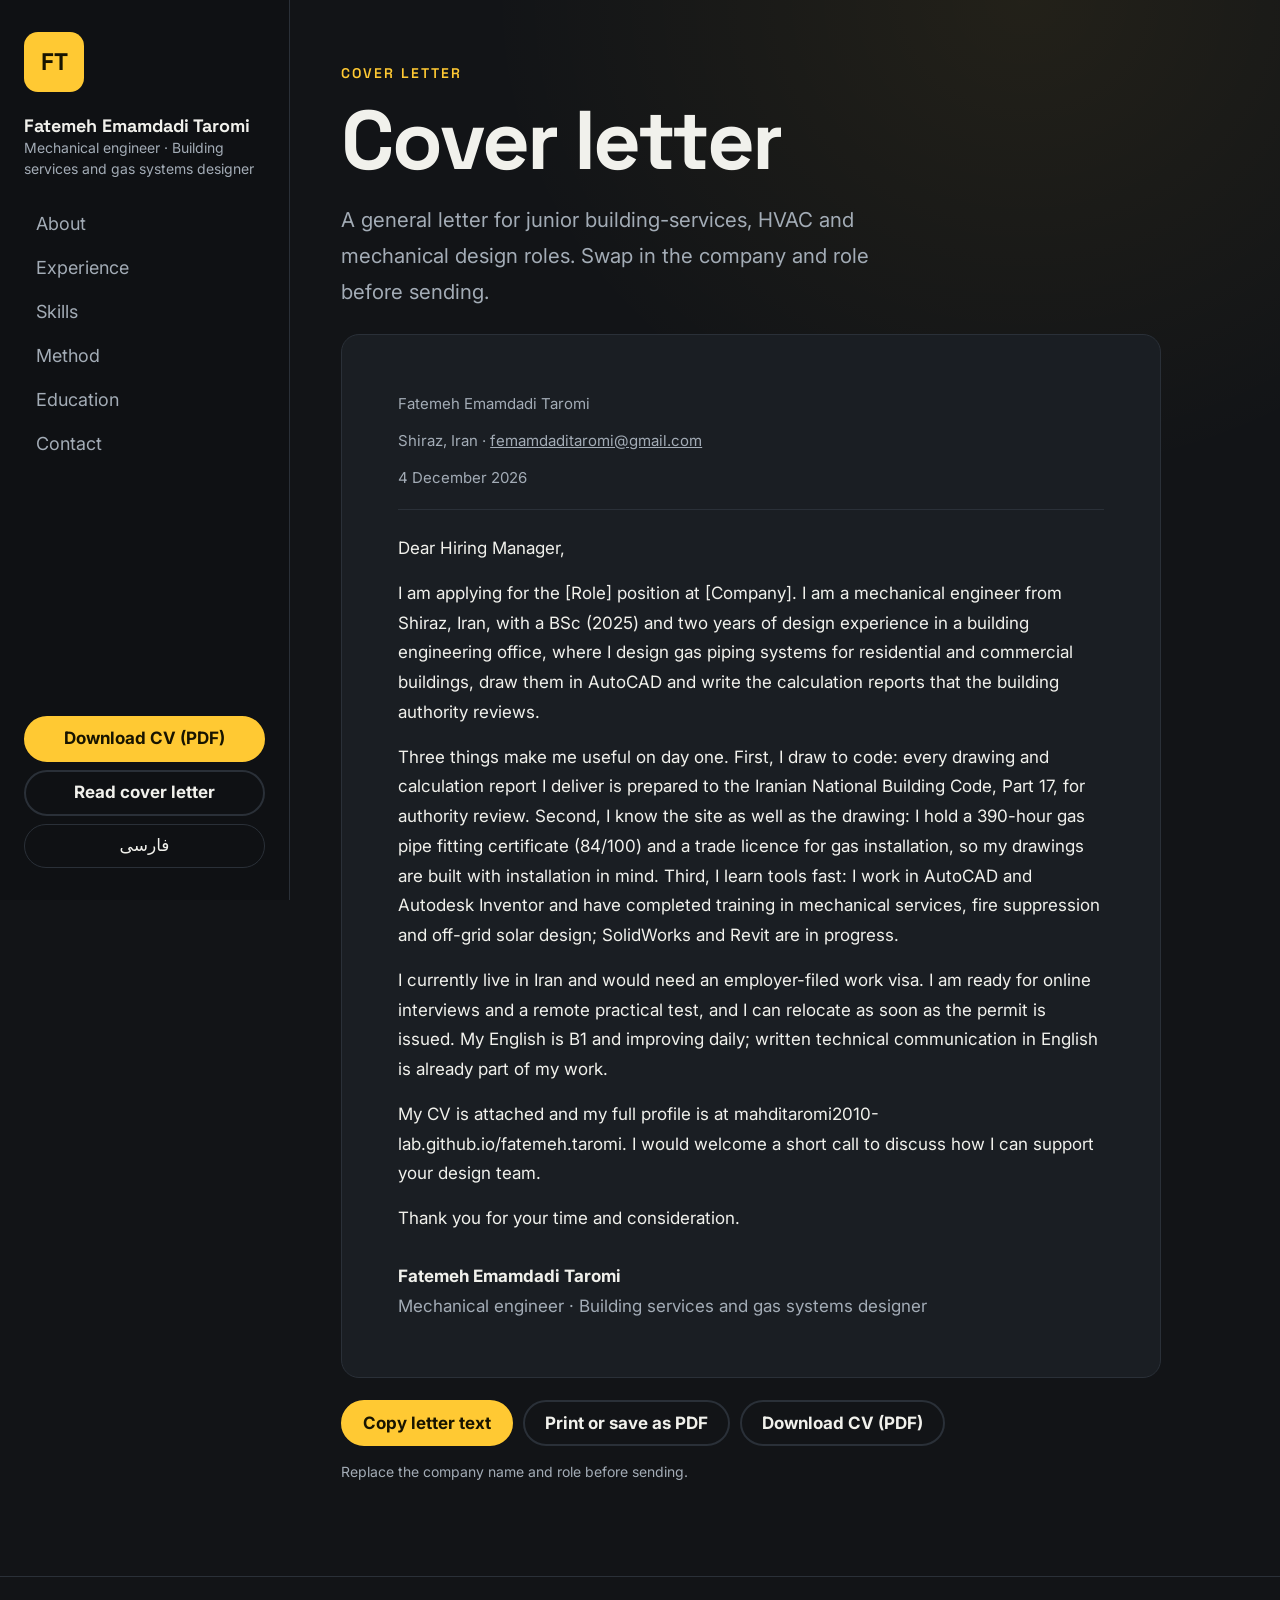
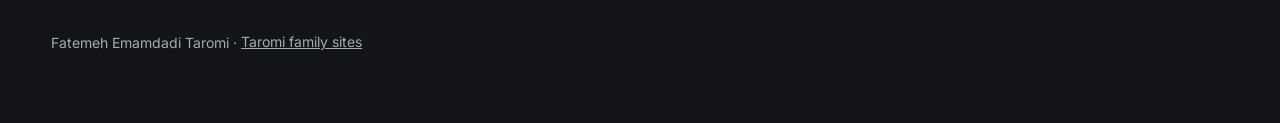
<file: letter.html>
<!doctype html>
<html lang="en" dir="ltr">
<head>
<meta charset="utf-8">
<meta name="viewport" content="width=device-width, initial-scale=1">
<title>Cover letter · Fatemeh Emamdadi Taromi</title>
<meta name="description" content="Cover letter of Fatemeh Emamdadi Taromi for junior building services, HVAC and mechanical design roles.">
<link rel="canonical" href="https://mahditaromi2010-lab.github.io/fatemeh.taromi/letter.html">
<link rel="alternate" hreflang="en" href="https://mahditaromi2010-lab.github.io/fatemeh.taromi/letter.html"><link rel="alternate" hreflang="fa" href="https://mahditaromi2010-lab.github.io/fatemeh.taromi/fa/letter.html"><link rel="alternate" hreflang="x-default" href="https://mahditaromi2010-lab.github.io/fatemeh.taromi/letter.html">
<meta property="og:type" content="profile"><meta property="og:title" content="Cover letter · Fatemeh Emamdadi Taromi"><meta property="og:description" content="Cover letter of Fatemeh Emamdadi Taromi for junior building services, HVAC and mechanical design roles."><meta property="og:url" content="https://mahditaromi2010-lab.github.io/fatemeh.taromi/letter.html">
<meta name="theme-color" content="#121417">
<link rel="icon" href="favicon.svg" type="image/svg+xml">
<link rel="preconnect" href="https://fonts.googleapis.com"><link rel="preconnect" href="https://fonts.gstatic.com" crossorigin>
<meta name="robots" content="index,follow,max-image-preview:large,max-snippet:-1"><meta property="og:locale" content="en_US"><meta property="og:locale:alternate" content="fa_IR"><meta property="og:image" content="https://mahditaromi2010-lab.github.io/fatemeh.taromi/og-card.png"><meta property="og:image:width" content="1200"><meta property="og:image:height" content="630"><meta property="og:image:alt" content="Cover letter · Fatemeh Emamdadi Taromi"><meta name="twitter:card" content="summary_large_image"><meta name="twitter:title" content="Cover letter · Fatemeh Emamdadi Taromi"><meta name="twitter:description" content="Cover letter of Fatemeh Emamdadi Taromi for junior building services, HVAC and mechanical design roles."><meta name="twitter:image" content="https://mahditaromi2010-lab.github.io/fatemeh.taromi/og-card.png">
<link rel="stylesheet" href="https://fonts.googleapis.com/css2?family=Space+Grotesk:wght@500;700&family=Inter:wght@400;500;600&display=swap">
<script type="application/ld+json">{"@context": "https://schema.org", "@type": "Person", "name": "Fatemeh Emamdadi Taromi", "alternateName": "فاطمه امامدادی طارمی", "jobTitle": "Mechanical engineer, building services and gas systems designer", "url": "https://mahditaromi2010-lab.github.io/fatemeh.taromi/", "email": "mailto:femamdaditaromi@gmail.com", "address": {"@type": "PostalAddress", "addressLocality": "Shiraz", "addressCountry": "IR"}, "sameAs": ["https://novingity.ir"], "knowsAbout": ["AutoCAD", "Building services design", "Gas piping design", "HVAC", "Fire suppression", "Autodesk Inventor", "Iranian National Building Code Part 17"]}</script>
<script src="fx.js" defer></script>
<link rel="stylesheet" href="style.css">
</head>
<body class="f">
<div class="shell">
<a class="skip" href="#main">Skip to content</a>
<aside class="rail"><div class="rail-in">
<a class="mono" href="./" aria-label="Fatemeh Taromi">FT</a>
<p class="who"><b>Fatemeh Emamdadi Taromi</b><span>Mechanical engineer · Building services and gas systems designer</span></p>
<nav aria-label="Fatemeh Taromi" data-spy><ul><li><a href="./#about">About</a></li><li><a href="./#work">Experience</a></li><li><a href="./#skills">Skills</a></li><li><a href="./#method">Method</a></li><li><a href="./#learn">Education</a></li><li><a href="./#contact">Contact</a></li></ul></nav>
<div class="rail-act"><a class="btn" href="Fatemeh_Emamdadi_Taromi_CV.pdf" download>Download CV (PDF)</a>
<a class="btn ghost" href="letter.html">Read cover letter</a>
<a class="lang" href="fa/letter.html" lang="fa" hreflang="fa">فارسی</a></div>
</div></aside>
<main id="main">
<section class="sec first"><p class="kick">Cover letter</p><h1 class="big" data-split>Cover letter</h1><p class="lead rv">A general letter for junior building-services, HVAC and mechanical design roles. Swap in the company and role before sending.</p>
<article class="letter rv" id="letter"><div class="meta2"><span>Fatemeh Emamdadi Taromi</span><span>Shiraz, Iran · <a href="mailto:femamdaditaromi@gmail.com">femamdaditaromi@gmail.com</a></span><span id="today"></span></div>
<p>Dear Hiring Manager,</p><p>I am applying for the [Role] position at [Company]. I am a mechanical engineer from Shiraz, Iran, with a BSc (2025) and two years of design experience in a building engineering office, where I design gas piping systems for residential and commercial buildings, draw them in AutoCAD and write the calculation reports that the building authority reviews.</p><p>Three things make me useful on day one. First, I draw to code: every drawing and calculation report I deliver is prepared to the Iranian National Building Code, Part 17, for authority review. Second, I know the site as well as the drawing: I hold a 390-hour gas pipe fitting certificate (84/100) and a trade licence for gas installation, so my drawings are built with installation in mind. Third, I learn tools fast: I work in AutoCAD and Autodesk Inventor and have completed training in mechanical services, fire suppression and off-grid solar design; SolidWorks and Revit are in progress.</p><p>I currently live in Iran and would need an employer-filed work visa. I am ready for online interviews and a remote practical test, and I can relocate as soon as the permit is issued. My English is B1 and improving daily; written technical communication in English is already part of my work.</p><p>My CV is attached and my full profile is at mahditaromi2010-lab.github.io/fatemeh.taromi. I would welcome a short call to discuss how I can support your design team.</p><p>Thank you for your time and consideration.</p><div class="sig"><b>Fatemeh Emamdadi Taromi</b><span>Mechanical engineer · Building services and gas systems designer</span></div></article>
<div class="tools"><button class="btn" type="button" id="copy">Copy letter text</button><button class="btn ghost" type="button" id="print">Print or save as PDF</button><a class="btn ghost" href="Fatemeh_Emamdadi_Taromi_CV.pdf" download>Download CV (PDF)</a></div>
<p class="note">Replace the company name and role before sending.</p><div class="live" id="live" aria-live="polite"></div></section>
<script>(function(){var d=new Date();try{document.getElementById('today').textContent=new Intl.DateTimeFormat('en-GB',{dateStyle:'long'}).format(d)}catch(e){}
var live=document.getElementById('live');function say(t){live.textContent=t;live.classList.add('on');setTimeout(function(){live.classList.remove('on')},1800)}
document.getElementById('copy').addEventListener('click',function(){var t=document.getElementById('letter').innerText;if(navigator.clipboard){navigator.clipboard.writeText(t).then(function(){say('Letter copied')},function(){say('Copy failed, select the text manually')})}else{say('Copy failed, select the text manually')}});
document.getElementById('print').addEventListener('click',function(){window.print()})})();</script></main>
</div>
<footer class="foot"><p>Fatemeh Emamdadi Taromi · <a href="https://family.taromi.net/">Taromi family sites</a></p></footer>
</body></html>
</file>
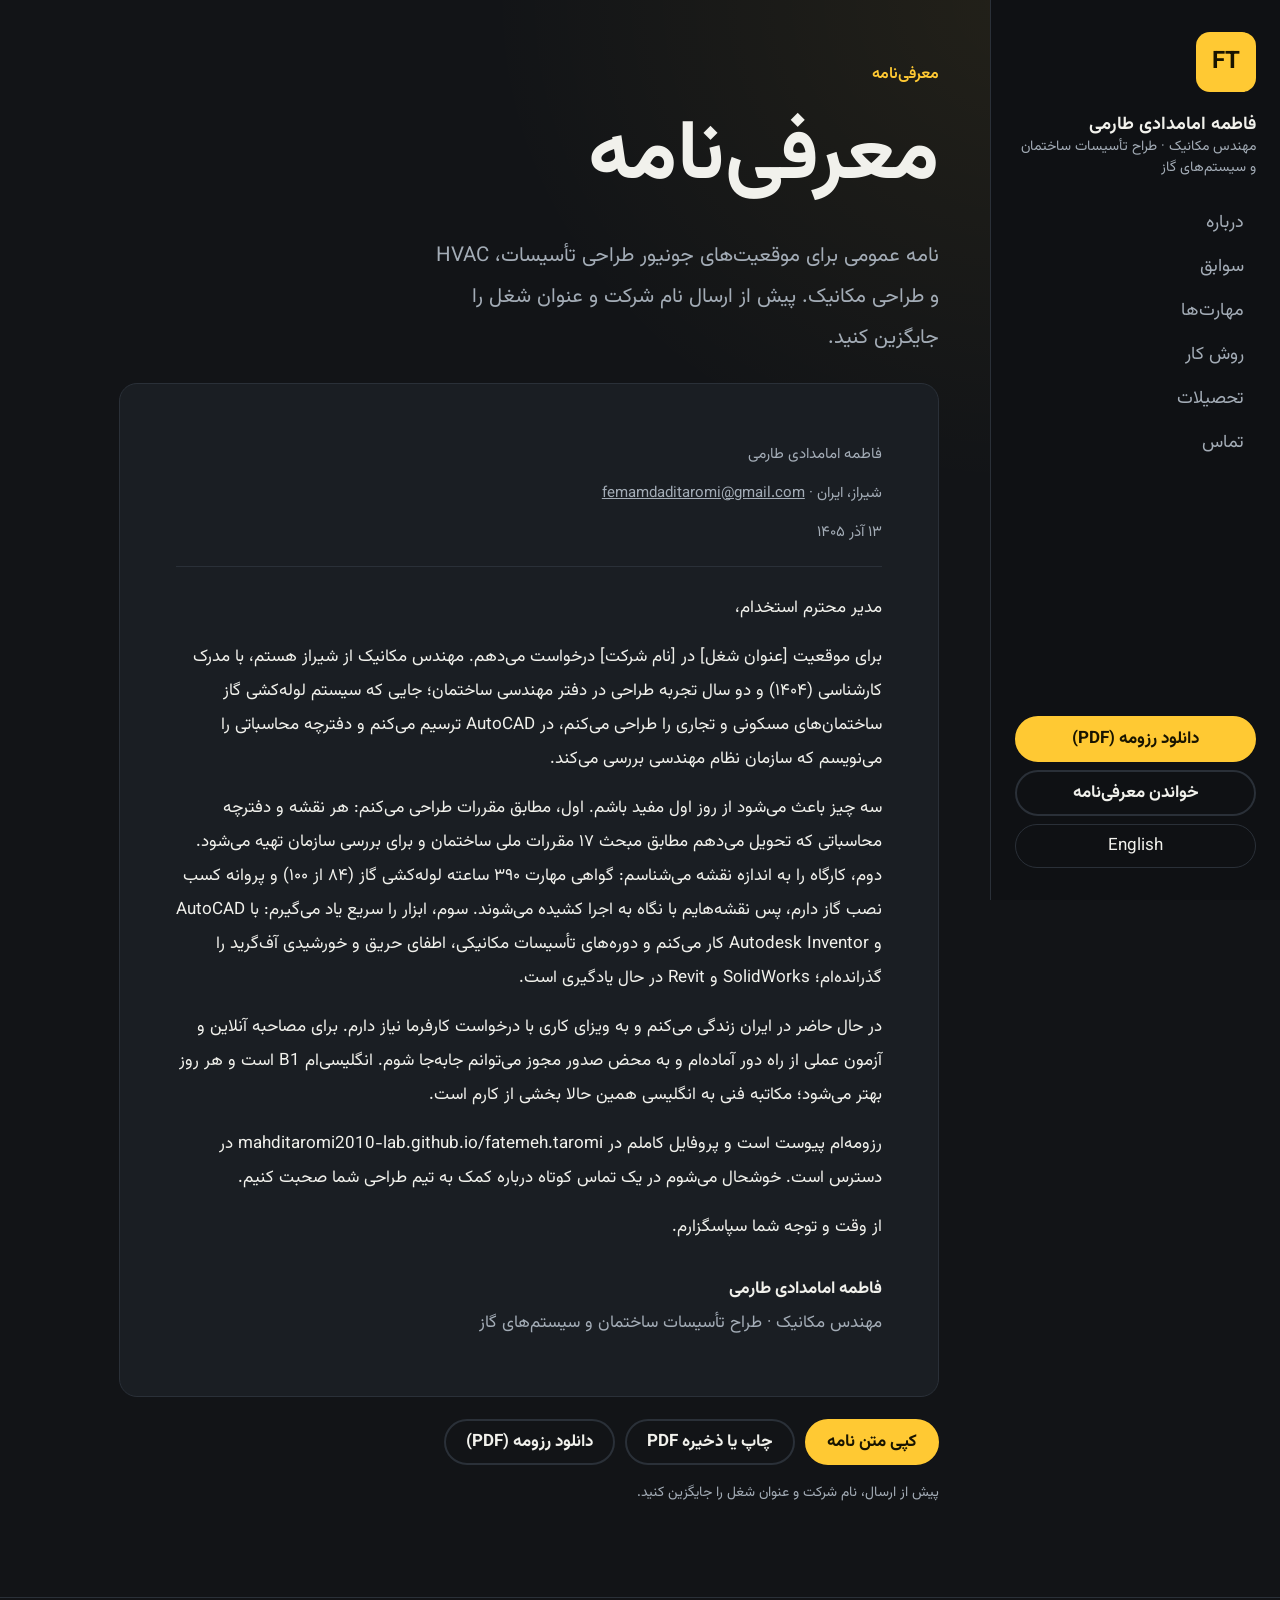
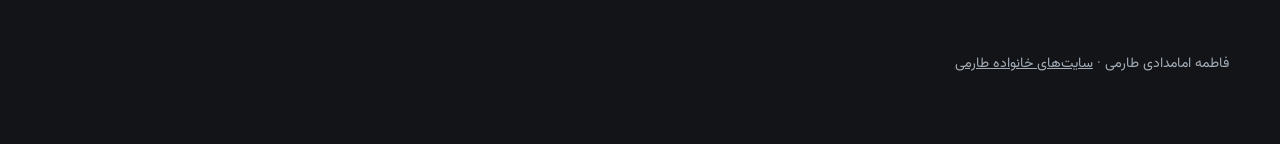
<file: fa/letter.html>
<!doctype html>
<html lang="fa" dir="rtl">
<head>
<meta charset="utf-8">
<meta name="viewport" content="width=device-width, initial-scale=1">
<title>معرفی‌نامه · فاطمه امامدادی طارمی</title>
<meta name="description" content="معرفی‌نامه فاطمه امامدادی طارمی برای موقعیت‌های جونیور طراحی تأسیسات، HVAC و طراحی مکانیک.">
<link rel="canonical" href="https://mahditaromi2010-lab.github.io/fatemeh.taromi/fa/letter.html">
<link rel="alternate" hreflang="en" href="https://mahditaromi2010-lab.github.io/fatemeh.taromi/letter.html"><link rel="alternate" hreflang="fa" href="https://mahditaromi2010-lab.github.io/fatemeh.taromi/fa/letter.html"><link rel="alternate" hreflang="x-default" href="https://mahditaromi2010-lab.github.io/fatemeh.taromi/letter.html">
<meta property="og:type" content="profile"><meta property="og:title" content="معرفی‌نامه · فاطمه امامدادی طارمی"><meta property="og:description" content="معرفی‌نامه فاطمه امامدادی طارمی برای موقعیت‌های جونیور طراحی تأسیسات، HVAC و طراحی مکانیک."><meta property="og:url" content="https://mahditaromi2010-lab.github.io/fatemeh.taromi/fa/letter.html">
<meta name="theme-color" content="#121417">
<link rel="icon" href="../favicon.svg" type="image/svg+xml">
<link rel="preconnect" href="https://fonts.googleapis.com"><link rel="preconnect" href="https://fonts.gstatic.com" crossorigin>
<meta name="robots" content="index,follow,max-image-preview:large,max-snippet:-1"><meta property="og:locale" content="fa_IR"><meta property="og:locale:alternate" content="en_US"><meta property="og:image" content="https://mahditaromi2010-lab.github.io/fatemeh.taromi/og-card.png"><meta property="og:image:width" content="1200"><meta property="og:image:height" content="630"><meta property="og:image:alt" content="معرفی‌نامه · فاطمه امامدادی طارمی"><meta name="twitter:card" content="summary_large_image"><meta name="twitter:title" content="معرفی‌نامه · فاطمه امامدادی طارمی"><meta name="twitter:description" content="معرفی‌نامه فاطمه امامدادی طارمی برای موقعیت‌های جونیور طراحی تأسیسات، HVAC و طراحی مکانیک."><meta name="twitter:image" content="https://mahditaromi2010-lab.github.io/fatemeh.taromi/og-card.png">
<link rel="stylesheet" href="https://fonts.googleapis.com/css2?family=Vazirmatn:wght@400;600;800&display=swap">
<script type="application/ld+json">{"@context": "https://schema.org", "@type": "Person", "name": "Fatemeh Emamdadi Taromi", "alternateName": "فاطمه امامدادی طارمی", "jobTitle": "Mechanical engineer, building services and gas systems designer", "url": "https://mahditaromi2010-lab.github.io/fatemeh.taromi/", "email": "mailto:femamdaditaromi@gmail.com", "address": {"@type": "PostalAddress", "addressLocality": "Shiraz", "addressCountry": "IR"}, "sameAs": ["https://novingity.ir"], "knowsAbout": ["AutoCAD", "Building services design", "Gas piping design", "HVAC", "Fire suppression", "Autodesk Inventor", "Iranian National Building Code Part 17"]}</script>
<script src="../fx.js" defer></script>
<link rel="stylesheet" href="../style.css">
</head>
<body class="f">
<div class="shell">
<a class="skip" href="#main">رفتن به محتوا</a>
<aside class="rail"><div class="rail-in">
<a class="mono" href="../" aria-label="فاطمه طارمی">FT</a>
<p class="who"><b>فاطمه امامدادی طارمی</b><span>مهندس مکانیک · طراح تأسیسات ساختمان و سیستم‌های گاز</span></p>
<nav aria-label="فاطمه طارمی" data-spy><ul><li><a href="../#about">درباره</a></li><li><a href="../#work">سوابق</a></li><li><a href="../#skills">مهارت‌ها</a></li><li><a href="../#method">روش کار</a></li><li><a href="../#learn">تحصیلات</a></li><li><a href="../#contact">تماس</a></li></ul></nav>
<div class="rail-act"><a class="btn" href="../Fatemeh_Emamdadi_Taromi_CV.pdf" download>دانلود رزومه (PDF)</a>
<a class="btn ghost" href="../fa/letter.html">خواندن معرفی‌نامه</a>
<a class="lang" href="../letter.html" lang="en" hreflang="en">English</a></div>
</div></aside>
<main id="main">
<section class="sec first"><p class="kick">معرفی‌نامه</p><h1 class="big" data-split>معرفی‌نامه</h1><p class="lead rv">نامه عمومی برای موقعیت‌های جونیور طراحی تأسیسات، HVAC و طراحی مکانیک. پیش از ارسال نام شرکت و عنوان شغل را جایگزین کنید.</p>
<article class="letter rv" id="letter"><div class="meta2"><span>فاطمه امامدادی طارمی</span><span>شیراز، ایران · <a href="mailto:femamdaditaromi@gmail.com">femamdaditaromi@gmail.com</a></span><span id="today"></span></div>
<p>مدیر محترم استخدام،</p><p>برای موقعیت [عنوان شغل] در [نام شرکت] درخواست می‌دهم. مهندس مکانیک از شیراز هستم، با مدرک کارشناسی (۱۴۰۴) و دو سال تجربه طراحی در دفتر مهندسی ساختمان؛ جایی که سیستم لوله‌کشی گاز ساختمان‌های مسکونی و تجاری را طراحی می‌کنم، در AutoCAD ترسیم می‌کنم و دفترچه محاسباتی را می‌نویسم که سازمان نظام مهندسی بررسی می‌کند.</p><p>سه چیز باعث می‌شود از روز اول مفید باشم. اول، مطابق مقررات طراحی می‌کنم: هر نقشه و دفترچه محاسباتی که تحویل می‌دهم مطابق مبحث ۱۷ مقررات ملی ساختمان و برای بررسی سازمان تهیه می‌شود. دوم، کارگاه را به اندازه نقشه می‌شناسم: گواهی مهارت ۳۹۰ ساعته لوله‌کشی گاز (۸۴ از ۱۰۰) و پروانه کسب نصب گاز دارم، پس نقشه‌هایم با نگاه به اجرا کشیده می‌شوند. سوم، ابزار را سریع یاد می‌گیرم: با AutoCAD و Autodesk Inventor کار می‌کنم و دوره‌های تأسیسات مکانیکی، اطفای حریق و خورشیدی آف‌گرید را گذرانده‌ام؛ SolidWorks و Revit در حال یادگیری است.</p><p>در حال حاضر در ایران زندگی می‌کنم و به ویزای کاری با درخواست کارفرما نیاز دارم. برای مصاحبه آنلاین و آزمون عملی از راه دور آماده‌ام و به محض صدور مجوز می‌توانم جابه‌جا شوم. انگلیسی‌ام B1 است و هر روز بهتر می‌شود؛ مکاتبه فنی به انگلیسی همین حالا بخشی از کارم است.</p><p>رزومه‌ام پیوست است و پروفایل کاملم در mahditaromi2010-lab.github.io/fatemeh.taromi در دسترس است. خوشحال می‌شوم در یک تماس کوتاه درباره کمک به تیم طراحی شما صحبت کنیم.</p><p>از وقت و توجه شما سپاسگزارم.</p><div class="sig"><b>فاطمه امامدادی طارمی</b><span>مهندس مکانیک · طراح تأسیسات ساختمان و سیستم‌های گاز</span></div></article>
<div class="tools"><button class="btn" type="button" id="copy">کپی متن نامه</button><button class="btn ghost" type="button" id="print">چاپ یا ذخیره PDF</button><a class="btn ghost" href="../Fatemeh_Emamdadi_Taromi_CV.pdf" download>دانلود رزومه (PDF)</a></div>
<p class="note">پیش از ارسال، نام شرکت و عنوان شغل را جایگزین کنید.</p><div class="live" id="live" aria-live="polite"></div></section>
<script>(function(){var d=new Date();try{document.getElementById('today').textContent=new Intl.DateTimeFormat('fa-IR',{dateStyle:'long'}).format(d)}catch(e){}
var live=document.getElementById('live');function say(t){live.textContent=t;live.classList.add('on');setTimeout(function(){live.classList.remove('on')},1800)}
document.getElementById('copy').addEventListener('click',function(){var t=document.getElementById('letter').innerText;if(navigator.clipboard){navigator.clipboard.writeText(t).then(function(){say('نامه کپی شد')},function(){say('کپی نشد، متن را دستی انتخاب کنید')})}else{say('کپی نشد، متن را دستی انتخاب کنید')}});
document.getElementById('print').addEventListener('click',function(){window.print()})})();</script></main>
</div>
<footer class="foot"><p>فاطمه امامدادی طارمی · <a href="https://family.taromi.net/fa/">سایت‌های خانواده طارمی</a></p></footer>
</body></html>
</file>
<file: style.css>
:root{--bg:#121417;--panel:#1a1e23;--line:#2a3038;--ink:#f1f1ec;--mute:#a3acb6;--y:#ffc933;--yi:#181400;--font:"Space Grotesk","Inter",system-ui,sans-serif;--body:Inter,system-ui,sans-serif;color-scheme:dark}
html[lang="fa"]{--font:Vazirmatn,Tahoma,sans-serif;--body:Vazirmatn,Tahoma,sans-serif}
*{box-sizing:border-box}html{scroll-behavior:smooth;scroll-padding-top:24px}
body{margin:0;background:var(--bg);color:var(--ink);font:17px/1.75 var(--body);-webkit-font-smoothing:antialiased;touch-action:manipulation;background-image:radial-gradient(60% 40% at 80% 0,rgba(255,201,51,.07),transparent 70%)}
html[lang="fa"] body{line-height:2}
a{color:inherit}:focus-visible{outline:3px solid var(--y);outline-offset:3px;border-radius:4px}
.skip{position:absolute;inset-inline-start:16px;top:-56px;background:var(--y);color:var(--yi);padding:10px 16px;border-radius:8px;z-index:50}.skip:focus{top:12px}
.shell{display:grid;grid-template-columns:minmax(0,1fr)}.rail{min-width:0}
main{min-width:0;padding:0 clamp(16px,4vw,64px)}
/* rail */
.rail{border-bottom:1px solid var(--line);background:#0f1114}
.rail-in{display:flex;align-items:center;gap:12px;flex-wrap:wrap;padding:12px 16px}
.mono{display:grid;place-items:center;width:44px;height:44px;border-radius:10px;background:var(--y);color:var(--yi);font:700 17px/1 var(--font);text-decoration:none;transition:transform .25s}
.mono:hover{transform:rotate(-8deg) scale(1.06)}
.who{display:none;margin:0}.who b{display:block;font:700 18px/1.3 var(--font)}.who span{display:block;color:var(--mute);font-size:14px;line-height:1.5}
.rail nav{order:3;width:100%;overflow-x:auto;scrollbar-width:none}.rail nav ul{display:flex;gap:4px;margin:0;padding:0;list-style:none;white-space:nowrap}
.rail nav a{display:inline-flex;align-items:center;min-height:44px;padding:0 12px;text-decoration:none;color:var(--mute);position:relative;transition:color .2s}
.rail nav a::after{content:"";position:absolute;inset-inline:12px;bottom:8px;height:2px;background:var(--y);transform:scaleX(0);transform-origin:left;transition:transform .3s}
[dir="rtl"] .rail nav a::after{transform-origin:right}
.rail nav a:hover,.rail nav a.on{color:var(--ink)}.rail nav a:hover::after,.rail nav a.on::after{transform:scaleX(1)}
.rail-act{margin-inline-start:auto;display:flex;gap:8px;align-items:center}.rail-act .ghost{display:none}
.btn{display:inline-flex;align-items:center;justify-content:center;min-height:46px;padding:0 20px;border-radius:999px;background:var(--y);color:var(--yi);font-weight:700;text-decoration:none;border:2px solid var(--y);cursor:pointer;font:inherit;font-weight:700;position:relative;overflow:hidden;transition:transform .2s,box-shadow .2s,background-color .2s,color .2s}
.btn:hover{transform:translateY(-2px);box-shadow:0 10px 24px -10px var(--y)}.btn:active{transform:translateY(1px)}
.btn.ghost{background:transparent;color:var(--ink);border-color:var(--line)}.btn.ghost:hover{border-color:var(--y);color:var(--y);box-shadow:none}
.lang{display:inline-flex;align-items:center;min-height:44px;padding:0 14px;border:1px solid var(--line);border-radius:999px;text-decoration:none;color:var(--ink);transition:border-color .2s,color .2s}.lang:hover{border-color:var(--y);color:var(--y)}
/* type */
.kick{margin:0 0 16px;color:var(--y);font:600 14px/1.4 var(--font);letter-spacing:.14em;text-transform:uppercase}
html[lang="fa"] .kick{letter-spacing:0;text-transform:none;font-size:16px}
.giant{margin:0;font:700 clamp(54px,11.5vw,168px)/.9 var(--font);letter-spacing:-.045em;text-transform:uppercase;overflow-wrap:break-word}
html[lang="fa"] .giant{letter-spacing:0;text-transform:none;line-height:1.25;font-size:clamp(52px,10vw,140px);font-weight:800}
.w{display:inline-block;white-space:nowrap;overflow:hidden;vertical-align:top;padding-bottom:.06em}
.c{display:inline-block}
.js .c{transform:translateY(112%);transition:transform .8s cubic-bezier(.2,.8,.2,1);transition-delay:calc(var(--i)*38ms)}
.js .in .c,.js [data-split].in .c{transform:none}
.ttl{margin:0 0 28px;font:700 clamp(40px,7vw,96px)/.95 var(--font);letter-spacing:-.04em;color:transparent;-webkit-text-stroke:2px var(--y);text-transform:uppercase;transition:color .9s .35s}
html[lang="fa"] .ttl{letter-spacing:0;text-transform:none;line-height:1.3;-webkit-text-stroke-width:1.5px}
.ttl.in{color:var(--y)}.rm .ttl{color:var(--y)}
.lead{font-size:clamp(18px,1.6vw,22px);color:var(--mute);max-width:46ch;text-wrap:pretty;margin:0 0 24px}
.role{margin:0 0 10px;font:700 clamp(20px,2vw,26px)/1.3 var(--font)}
.js .rv{opacity:0;transform:translateY(34px);transition:opacity .7s,transform .8s cubic-bezier(.2,.8,.2,1);transition-delay:calc(var(--i,0)*90ms)}
.js .rv.in{opacity:1;transform:none}
.rm .rv,.rm .c{opacity:1!important;transform:none!important;transition:none!important}
/* hero */
.hero{padding:clamp(40px,7vw,96px) 0 20px}
.hero-row{display:grid;gap:28px;align-items:end;margin-top:clamp(24px,3vw,44px)}
.cta{display:flex;gap:12px;flex-wrap:wrap}
.pipe{width:100%;height:auto;overflow:visible}
.pipe .p-under path{fill:none;stroke:#000;stroke-opacity:.55;stroke-width:22;stroke-linejoin:round;stroke-linecap:round}
.pipe .p-main path{fill:none;stroke:var(--y);stroke-width:14;stroke-linejoin:round;stroke-linecap:round;stroke-dasharray:1;stroke-dashoffset:0}
.js .pipe .p-main path{stroke-dashoffset:1;transition:stroke-dashoffset 2.2s .4s cubic-bezier(.5,0,.2,1)}.js .pipe.in .p-main path{stroke-dashoffset:0}
.pipe .p-flow path{fill:none;stroke:var(--yi);stroke-width:4;stroke-linecap:round;stroke-dasharray:1 22;animation:flow 1.6s linear infinite}
.pipe .p-node circle{fill:var(--bg);stroke:var(--y);stroke-width:5}
.pipe .p-dev rect,.pipe .p-dev path{fill:var(--panel);stroke:var(--y);stroke-width:4}
.pipe .p-txt text{fill:var(--mute);font-family:var(--font)}
@keyframes flow{to{stroke-dashoffset:-23}}
.js .pipe{opacity:0}.js .pipe.in{opacity:1;transition:opacity .4s}.rm .pipe{opacity:1!important}
/* marquee */
.marq{overflow:hidden;border-block:1px solid var(--line);margin:clamp(28px,4vw,56px) calc(-1*clamp(16px,4vw,64px));direction:ltr}
.track{display:flex;width:max-content;animation:mq 38s linear infinite}
.marq:hover .track{animation-play-state:paused}
.track span{font:700 clamp(36px,6vw,84px)/1.3 var(--font);padding:0 .5em;color:transparent;-webkit-text-stroke:1.5px #5a5f68;white-space:nowrap;text-transform:uppercase}
.track span:nth-child(3n){-webkit-text-stroke-color:var(--y)}
@keyframes mq{to{transform:translateX(-50%)}}
.rm .track{animation:none}
/* stats */
.stats{list-style:none;margin:0 0 clamp(20px,4vw,60px);padding:0;display:grid;grid-template-columns:repeat(2,1fr);gap:1px;background:var(--line);border:1px solid var(--line);border-radius:18px;overflow:hidden}
.stats li{background:var(--panel);padding:22px}
.stats b{display:block;font:700 clamp(34px,5vw,64px)/1 var(--font);letter-spacing:-.03em;color:var(--y)}
.stats small{font-size:.32em;font-weight:600;margin-inline-start:.4em;color:var(--ink);letter-spacing:0}
.stats li>span{display:block;margin-top:8px;color:var(--mute);font-size:15px;line-height:1.5}
/* sections */
.sec{padding:clamp(40px,6vw,88px) 0;border-top:1px solid var(--line)}.sec.first{border:0;padding-top:clamp(32px,5vw,72px)}
.prose p{margin:0 0 16px;max-width:64ch;font-size:clamp(18px,1.5vw,21px);text-wrap:pretty}
.jobs,.steps,.certs{list-style:none;margin:0;padding:0}.jobs{display:grid;gap:16px}
.job{padding:26px;background:var(--panel);border:1px solid var(--line);border-radius:18px;transition:transform .3s,border-color .3s,box-shadow .3s}
.job:hover{border-color:var(--y);box-shadow:0 18px 40px -26px var(--y)}
.job .when{font:600 13px/1.5 "JetBrains Mono",monospace;color:var(--y)}html[lang="fa"] .job .when{font-family:var(--font)}
.job h3{margin:6px 0 2px;font:700 clamp(22px,2.4vw,30px)/1.2 var(--font)}.job .org{margin:0 0 10px;color:var(--mute)}.job ul{margin:0;padding-inline-start:20px;color:#d4d8dd}.job li{margin:4px 0}
.skills{display:grid;gap:16px}
.sg{padding:24px;border-radius:18px;border:1px solid var(--line);background:linear-gradient(180deg,var(--panel),transparent)}
.sg h3{margin:0 0 14px;font:700 24px/1.2 var(--font)}.sg ul{list-style:none;margin:0;padding:0;display:flex;flex-wrap:wrap;gap:8px}
.sg li{padding:5px 14px;border:1px solid var(--line);border-radius:999px;font-size:15px;line-height:1.7;transition:border-color .2s,color .2s,transform .2s}
.sg li:hover{border-color:var(--y);color:var(--y);transform:translateY(-2px)}
.sg li.strong{background:var(--y);color:var(--yi);border-color:var(--y);font-weight:600}.sg li.strong:hover{color:var(--yi)}
.steps{display:grid;gap:0;position:relative}
.step{position:relative;padding:8px 0 28px;padding-inline-start:56px}
.step::before{content:"";position:absolute;inset-inline-start:17px;top:0;bottom:0;width:8px;background:var(--y);border-radius:4px;opacity:.9}
.step:last-child::before{bottom:auto;height:30px}
.step i{position:absolute;inset-inline-start:6px;top:4px;width:30px;height:30px;border-radius:50%;background:var(--bg);border:5px solid var(--y);transition:transform .3s}
.step:hover i{transform:scale(1.25)}
.step h3{margin:0;font:700 28px/1.2 var(--font)}.step p{margin:4px 0 0;color:var(--mute);max-width:44ch}
.two{display:grid;gap:16px}
.edu{padding:28px;border-radius:18px;background:var(--y);color:var(--yi)}.edu h3{margin:0 0 8px;font:700 clamp(24px,3vw,36px)/1.15 var(--font)}.edu p{margin:0;opacity:.85}
.certs{display:grid;gap:0}.certs li{display:grid;grid-template-columns:70px 1fr;gap:12px;padding:16px 4px;border-bottom:1px solid var(--line)}
.certs .yr{font:700 20px/1.4 var(--font);color:var(--y)}.certs small{display:block;color:var(--mute);font-size:14px;line-height:1.6}
.mailbig{display:block;font:700 clamp(22px,4.2vw,60px)/1.1 var(--font);letter-spacing:-.03em;text-decoration:none;color:var(--ink);overflow-wrap:anywhere;direction:ltr;text-align:start;padding:10px 0;background:linear-gradient(var(--y),var(--y)) 0 100%/0 6px no-repeat;transition:background-size .5s,color .3s}
.mailbig:hover{background-size:100% 6px;color:var(--y)}
.contacts{list-style:none;margin:24px 0;padding:0;display:grid;gap:10px}
.contacts li{padding:8px 18px 0;border:1px solid var(--line);border-radius:14px;background:var(--panel);min-width:0}
.contacts .k{display:block;font-size:13px;color:var(--mute);line-height:1.6}.contacts a,.contacts .v{display:inline-flex;align-items:center;min-height:44px;font-weight:600;text-decoration:none;overflow-wrap:anywhere}
.contacts a:hover{color:var(--y)}
.meta{display:grid;gap:14px}.box{padding:20px;border:1px solid var(--line);border-radius:16px;background:var(--panel)}
.box h3{margin:0 0 8px;font-size:14px;color:var(--mute);font-weight:600}.box ul{list-style:none;margin:0;padding:0}.box li{display:flex;justify-content:space-between;gap:10px;padding:3px 0}.box b{font-weight:500;color:var(--mute);font-size:14px;text-align:end}.box p{margin:0}
.foot{padding:30px clamp(16px,4vw,64px) 44px;color:var(--mute);font-size:14px;border-top:1px solid var(--line)}.foot a{display:inline-flex;min-height:44px;align-items:center}
/* letter */
.letter{background:var(--panel);border:1px solid var(--line);border-radius:18px;padding:clamp(24px,5vw,56px);max-width:820px}
.letter .meta2{display:grid;gap:2px;color:var(--mute);font-size:15px;padding-bottom:18px;margin-bottom:24px;border-bottom:1px solid var(--line)}.letter .meta2 a{display:inline-flex;min-height:44px;align-items:center}
.letter p{margin:0 0 15px}.letter .sig{margin-top:28px}.letter .sig b{display:block}.letter .sig span{color:var(--mute)}
.big{margin:0 0 16px;font:700 clamp(36px,6.5vw,88px)/.98 var(--font);letter-spacing:-.04em}html[lang="fa"] .big{letter-spacing:0;line-height:1.35}
.tools{display:flex;gap:10px;flex-wrap:wrap;margin:22px 0 0}.note{color:var(--mute);font-size:14px}
.live{position:fixed;inset-inline-start:50%;bottom:20px;transform:translateX(-50%);background:var(--y);color:var(--yi);padding:10px 18px;border-radius:999px;font-size:14px;opacity:0;pointer-events:none;transition:opacity .2s}.live.on{opacity:1}
@media (min-width:640px){.stats{grid-template-columns:repeat(4,1fr)}.skills{grid-template-columns:repeat(3,1fr)}.contacts{grid-template-columns:repeat(2,1fr)}.meta{grid-template-columns:1fr 1fr}.rail-act .ghost{display:inline-flex}}
@media (min-width:1000px){
 .shell{grid-template-columns:290px minmax(0,1fr)}
 .rail{position:sticky;top:0;height:100svh;border-bottom:0;border-inline-end:1px solid var(--line)}
 .rail-in{height:100%;flex-direction:column;align-items:flex-start;flex-wrap:nowrap;gap:22px;padding:32px 24px;overflow:auto}
 .mono{width:60px;height:60px;font-size:24px;border-radius:14px}
 .who{display:block}.rail nav{order:0;overflow:visible}.rail nav ul{flex-direction:column;gap:0}.rail nav a{font-size:18px}
 .rail-act{margin:auto 0 0;flex-direction:column;align-items:stretch;width:100%}.rail-act .ghost{display:inline-flex}.rail-act .lang{justify-content:center}
 .hero-row{grid-template-columns:1fr 1fr}
 .jobs{grid-template-columns:1fr 1fr}.two{grid-template-columns:.9fr 1.1fr}
 .step{padding-inline-start:64px}
}
@media (prefers-reduced-motion:reduce){*{animation:none!important;transition:none!important}html{scroll-behavior:auto}}
@media print{.rail,.marq,.tools,.foot,.skip{display:none!important}body{background:#fff;color:#000}.letter{border-color:#ccc;background:#fff}}
</file>
